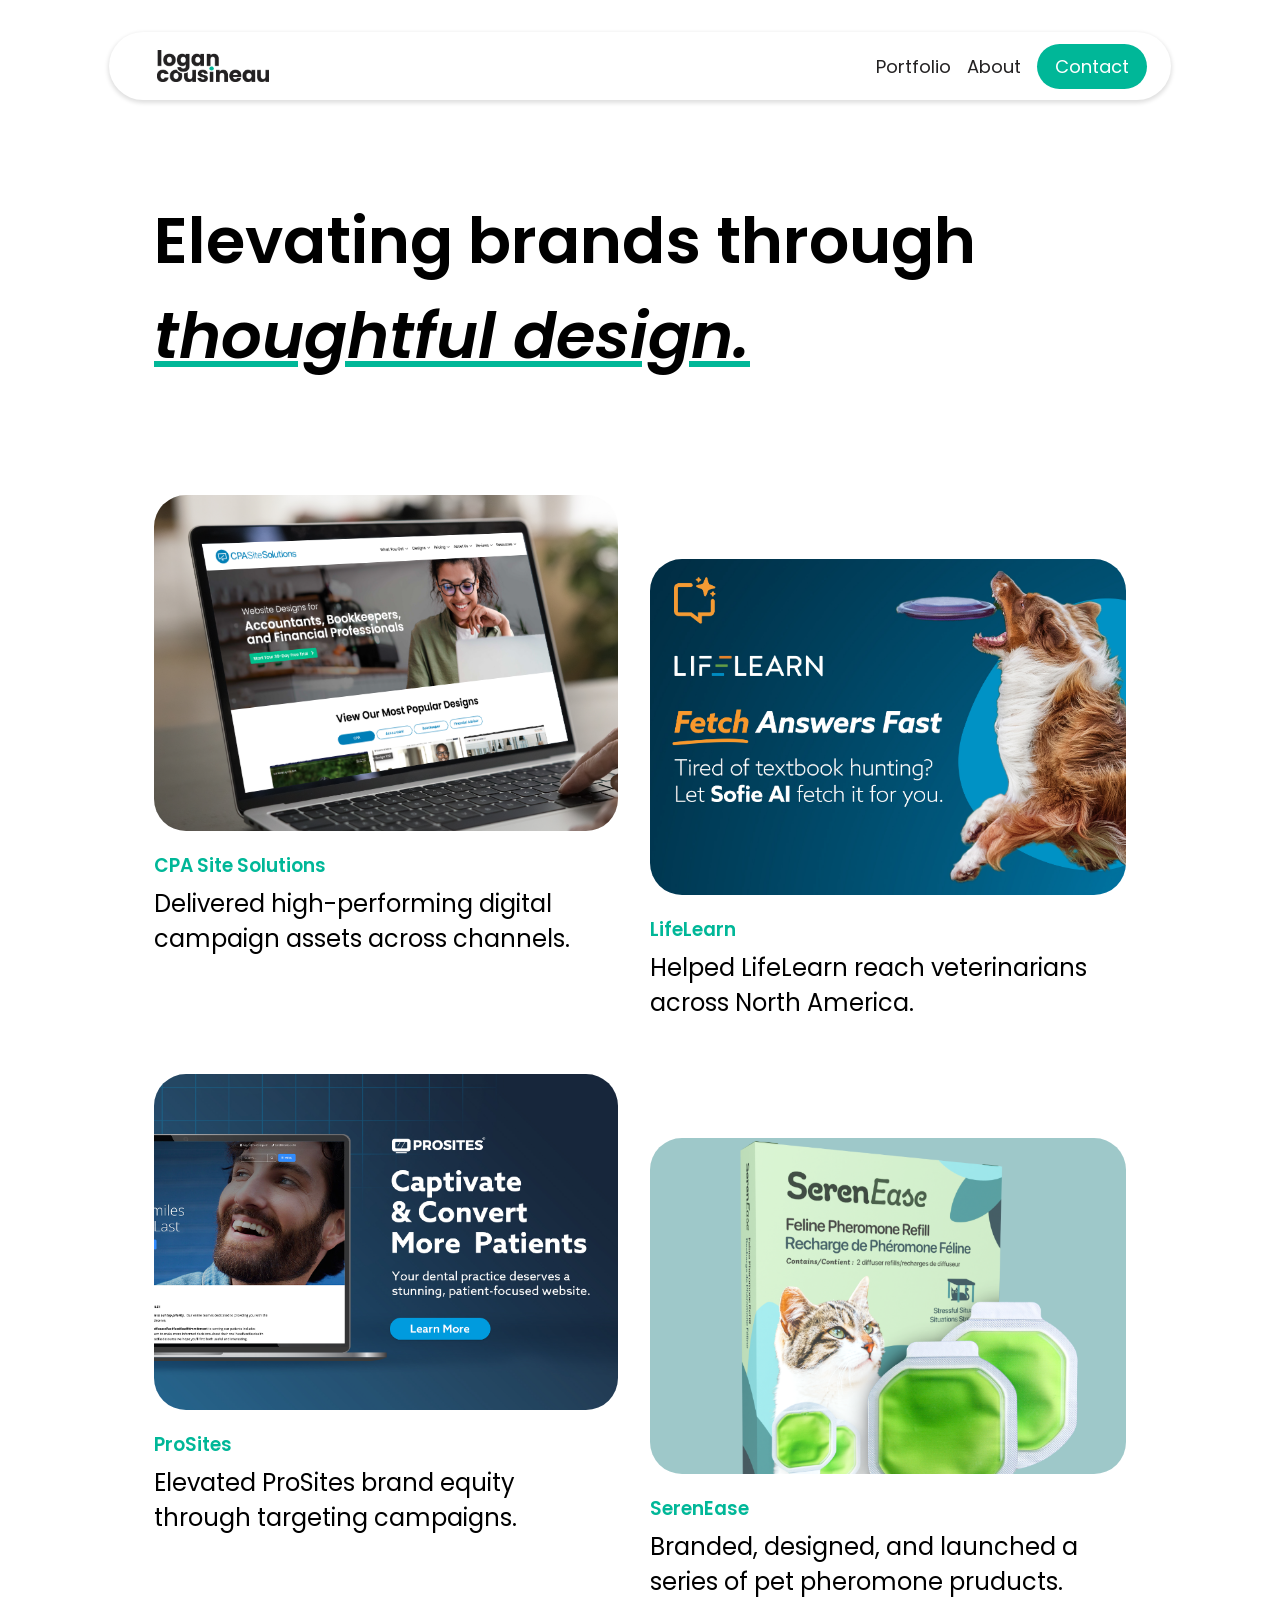
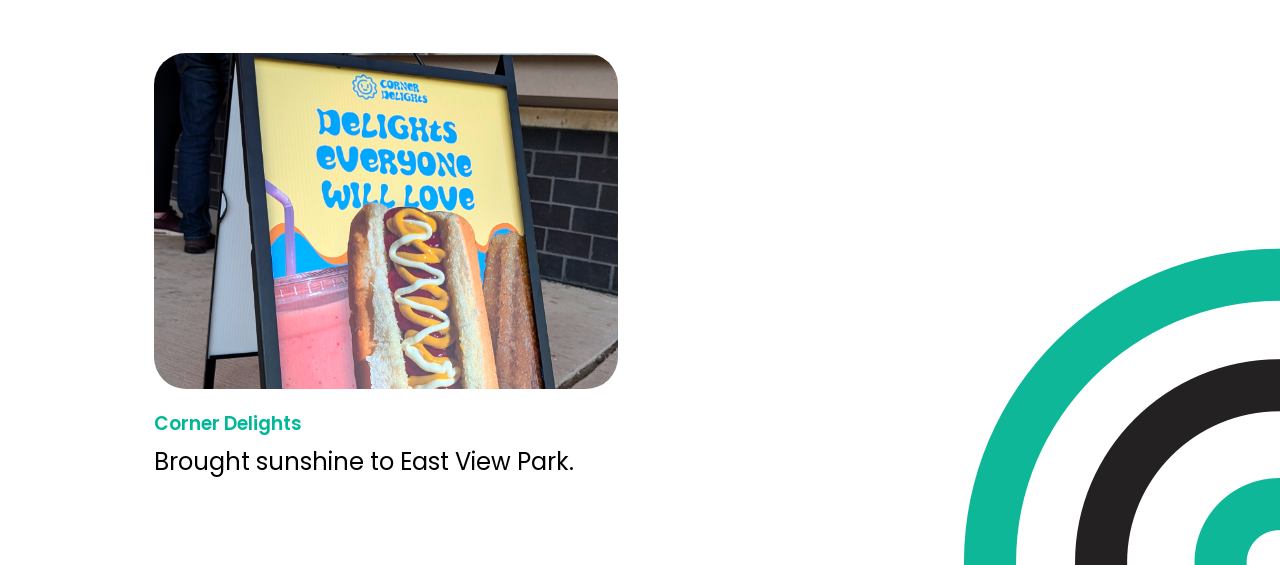
<file: index.html>
<html>
<head>
    <title>Logan Cousineau</title>
    <meta name="viewport" content="width=device-width, initial-scale=1.0" />
    
    <link rel="stylesheet" href="style.css">
    <link rel="icon" type="image/x-icon" href="images/fav.ico">
    <link href="https://fonts.googleapis.com/css2?family=Poppins:ital,wght@0,100;0,200;0,300;0,400;0,500;0,600;0,700;0,800;0,900;1,100;1,200;1,300;1,400;1,500;1,600;1,700;1,800;1,900&display=swap" rel="stylesheet">
</head>
<body>
    <div class="off-screen-menu">
        <ul>
            <li><a href="index.html">Portfolio</a></li>
            <li><a href="about.html">About</a></li>
            <li><a href="contact.html">Contact</a></li>
        </ul>
    </div>
    <div style="z-index:100;width:100vw;padding:32px;box-sizing: border-box; display: flex;position:fixed;display:flex;justify-content: center">
    <div class="header-container">
        <a href="index.html" style="width:100%;"><div id="logo"></div></a>
        <div id="navItems" style="display: flex; gap:16px;">
            <a href="index.html" class="navBar">Portfolio</a>
            <a href="about.html" class="navBar">About</a>
            <a href="contact.html" class="navBar cta" style="color:white">Contact</a>
        </div>
        <nav>
            <div class="ham-menu">
                <span></span>
                <span></span>
                <span></span>
            </div>
        </nav>
    </div>
    </div>
    <div class="pageBody">
        <h1 id="title">Elevating brands through <i style="text-decoration: underline;text-decoration-color:#00B798;text-decoration-thickness:6px;">thoughtful design.</i> </h1>
        <div class="projectGrid">
            <a href="cpass.html">
            <div class="projectCard">
                <div class="projectCardHero" id="CPASS">
                </div>
            <h3>CPA Site Solutions</h3>
            <h2>Delivered high-performing digital campaign assets across channels.</h2>
            </div></a>
            <a href="lifelearn.html">
            <div class="projectCard extraMargin">
                <div class="projectCardHero" id="LifeLearn"></div>
            <h3>LifeLearn</h3>
            <h2>Helped LifeLearn reach veterinarians across North America.</h2>
            </div>
            </a>
            <a href="prosites.html">
            <div class="projectCard">
                <div class="projectCardHero" id="ProSites">
                </div>
            <h3>ProSites</h3>
            <h2>Elevated ProSites brand equity through targeting campaigns.</h2>
            </div></a>
            <a href="serenease.html">
            <div class="projectCard extraMargin">
                <div class="projectCardHero" id="SerenEase">
                </div>
            <h3>SerenEase</h3>
            <h2>Branded, designed, and launched a series of pet pheromone pruducts.</h2>
            </div></a>
            <a href="cornerdelights.html">
            <div class="projectCard">
                <div class="projectCardHero" id="CornerDelights">
                </div>
            <h3>Corner Delights</h3>
            <h2>Brought sunshine to East View Park.</h2>
            </div></a>
            <!--
            <a href="waddupdog.html">
            <div class="projectCard extraMargin">
                <div class="projectCardHero" id="WaddupDog">
                </div>
            <h3>Waddup Dog • Student Project</h3>
            <h2>A bold and fun fast food chain.</h2>
            </div></a>
            <a href="hillsons.html">
            <div class="projectCard">
                <div class="projectCardHero" id="HillSons">
                </div>
            <h3>Hill & Sons Brewing Co. • Student Project</h3>
            <h2>A bold and fun fast food chain.</h2>
            </div></a>
            
            <a href="taski.html">
            <div class="projectCard">
                <div class="projectCardHero" id="Taski">
                </div>
            <h3>Taski</h3>
            <h2>Designed an app to help kids with their daily tasks.</h2>
            </div></a>-->
        </div>
        
    </div>
    <script src="code.js" type="text/javascript"></script>
</body>
</html>
</file>
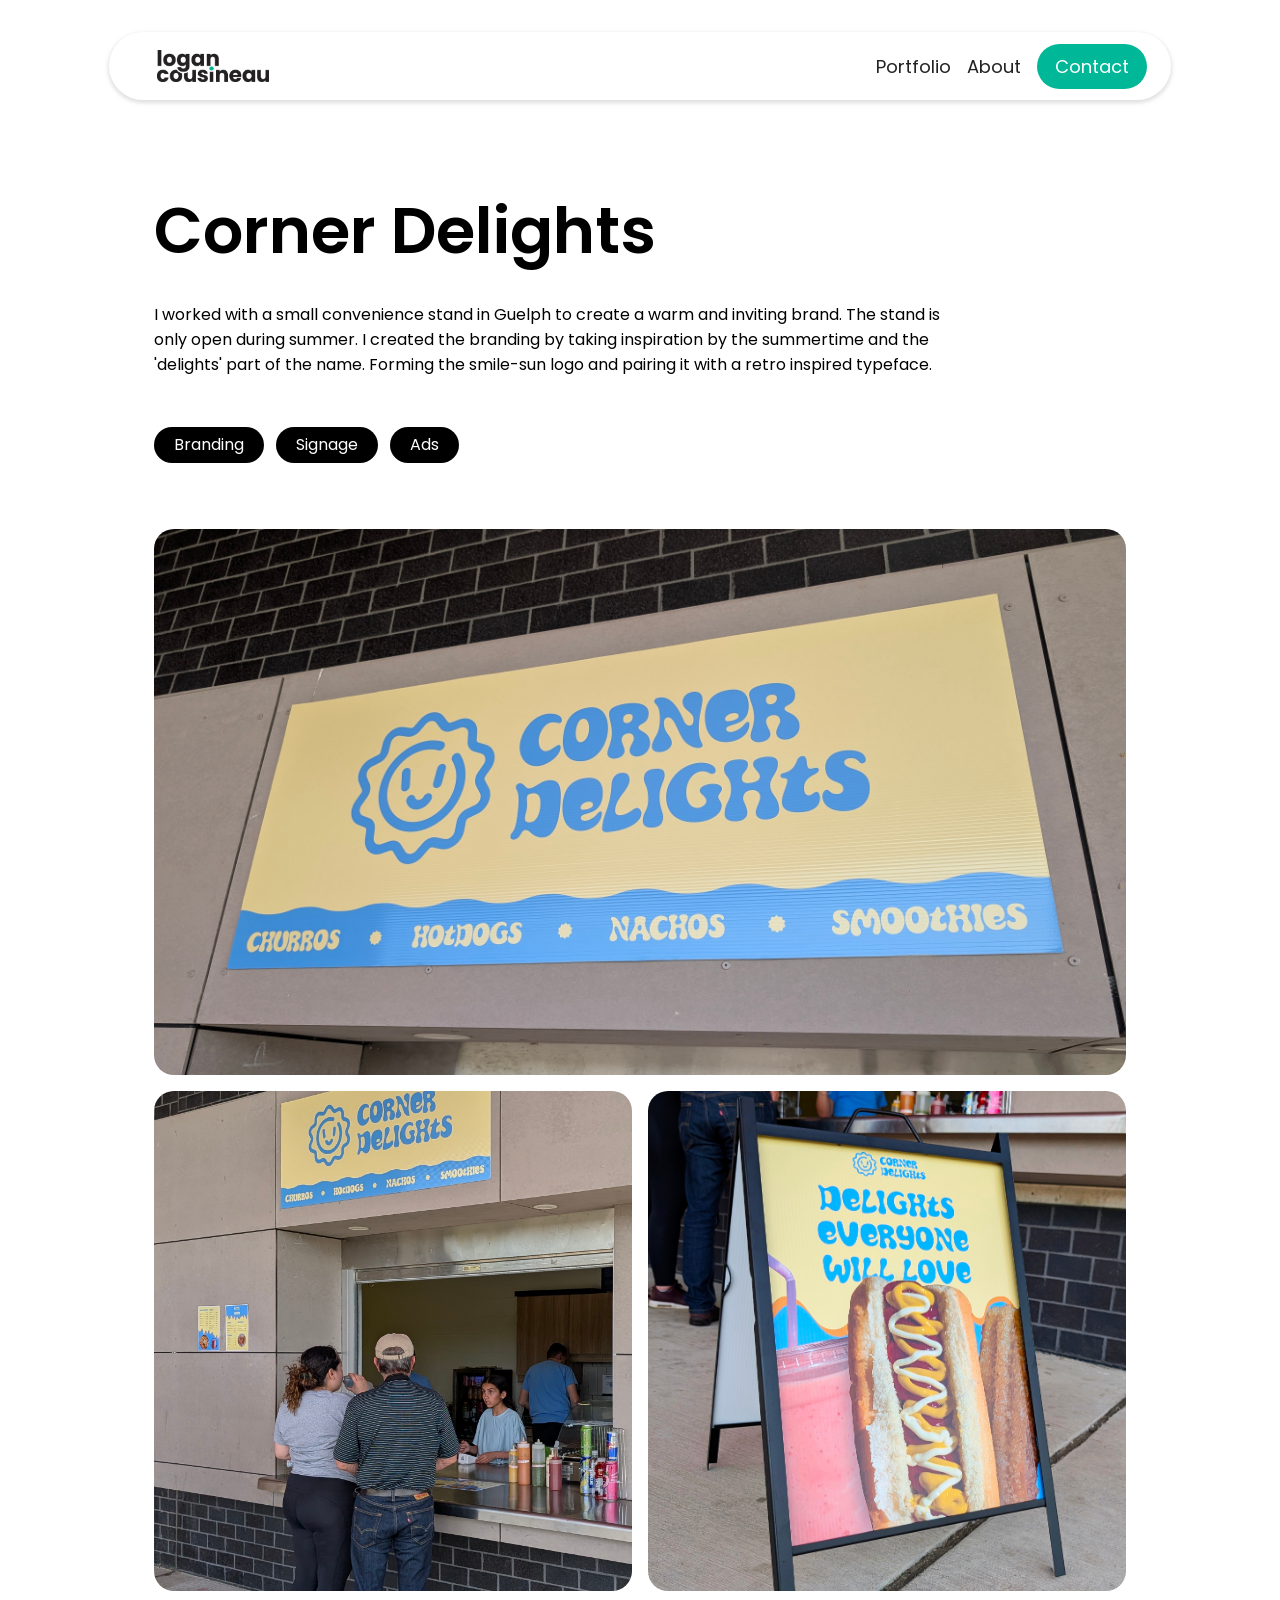
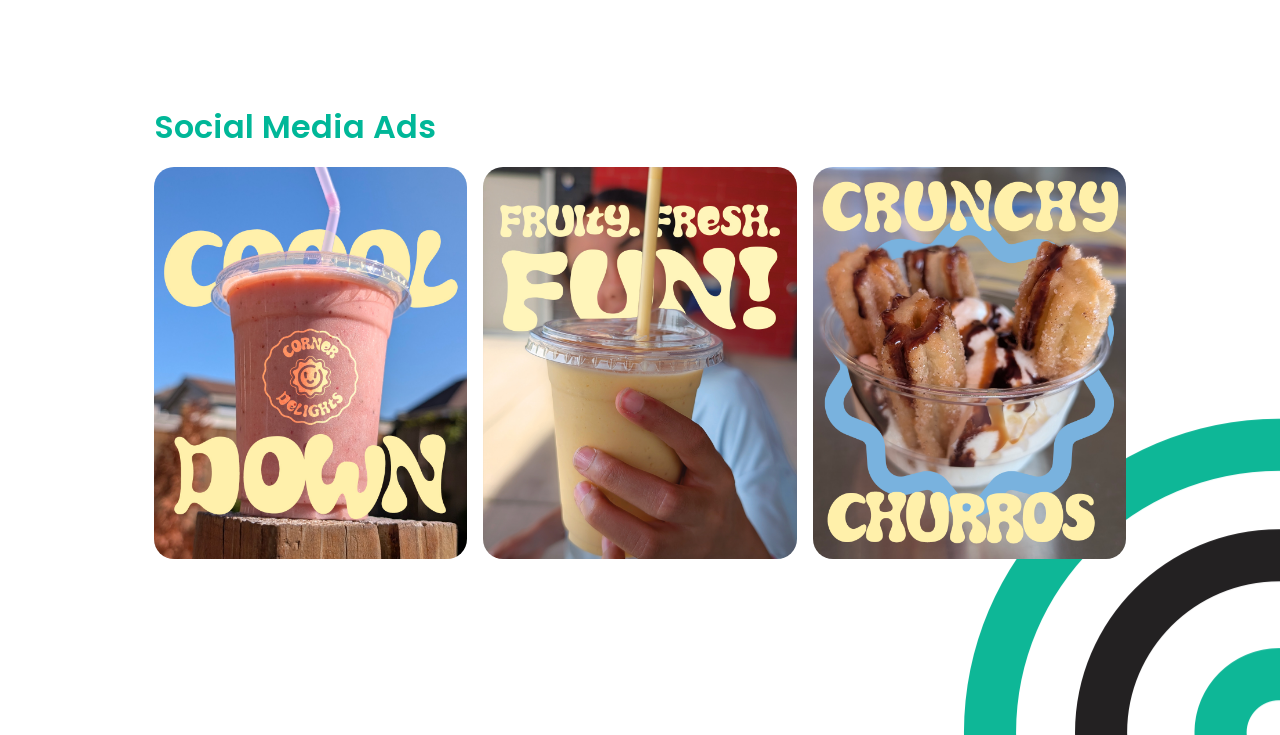
<file: cornerdelights.html>
<html>
<head>
    <title>Logan Cousineau - Corner Delights</title>
    <meta name="viewport" content="width=device-width, initial-scale=1.0" />
    <link rel="stylesheet" href="style.css">
    <link rel="icon" type="image/x-icon" href="images/fav.ico">
    <link href="https://fonts.googleapis.com/css2?family=Poppins:ital,wght@0,100;0,200;0,300;0,400;0,500;0,600;0,700;0,800;0,900;1,100;1,200;1,300;1,400;1,500;1,600;1,700;1,800;1,900&display=swap" rel="stylesheet">
</head>
<body>
    <div class="off-screen-menu">
        <ul>
            <li><a href="index.html">Portfolio</a></li>
            <li><a href="about.html">About</a></li>
            <li><a href="contact.html">Contact</a></li>
        </ul>
    </div>
    <div style="z-index:100;width:100vw;padding:32px;box-sizing: border-box; display: flex;position:fixed;display:flex;justify-content: center">
    <div class="header-container">
        <a href="index.html" style="width:100%;"><div id="logo"></div></a>
        <div id="navItems" style="display: flex; gap:16px;">
            <a href="index.html" class="navBar">Portfolio</a>
            <a href="about.html" class="navBar">About</a>
            <a href="contact.html" class="navBar cta" style="color:white">Contact</a>
        </div>
        <nav>
            <div class="ham-menu">
                <span></span>
                <span></span>
                <span></span>
            </div>
        </nav>
    </div>
    </div>
    <div class="pageBody">
        <h1 class="pageTitle" style="padding-bottom: 0px;">Corner Delights</h1>
        <p class="mw800" style="padding-bottom:32px;">I worked with a small convenience stand in Guelph to create a warm and inviting brand. The stand is only open during summer. I created the branding by taking inspiration by the summertime and the 'delights' part of the name. Forming the smile-sun logo and pairing it with a retro inspired typeface.</p>
    
        <div class="chipContainer">
                    <p>Branding</p>
                    <p>Signage</p>
                    <p>Ads</p>
                </div>
        
        <img src="images/CornerDelights/cornerdelights_main_sign.jpg" style="width:100%;border-radius:20px;margin-top:64px;">
        <div class="grid2 mobile1" style="margin-top:16px;gap:16px;">
            <div style="width:100%;height:500px;background-size: cover;background-position: left;background-repeat: no-repeat;background-image: url(images/CornerDelights/cornerdelights_zoomout.jpg);border-radius: 20px"></div>
            <div style="width:100%;height:500px;background-size: cover;background-position: center;background-repeat: no-repeat;background-image: url(images/CornerDelights/cornerdelights_sign.jpg);border-radius: 20px"></div>
        </div>
        
        <h4>Social Media Ads</h4>
        <div class="grid3 mobile1">
            <img src="images/CornerDelights/CoolDown.jpg" style="border-radius: 20px">
            <img src="images/CornerDelights/CornerDelights-Insta-Smoothies.jpg" style="border-radius: 20px">
            <img src="images/CornerDelights/ChurroIceCream.png" style="border-radius: 20px">
        </div>
     
    </div>
    <script src="code.js" type="text/javascript"></script>
</body>
</html>
</file>
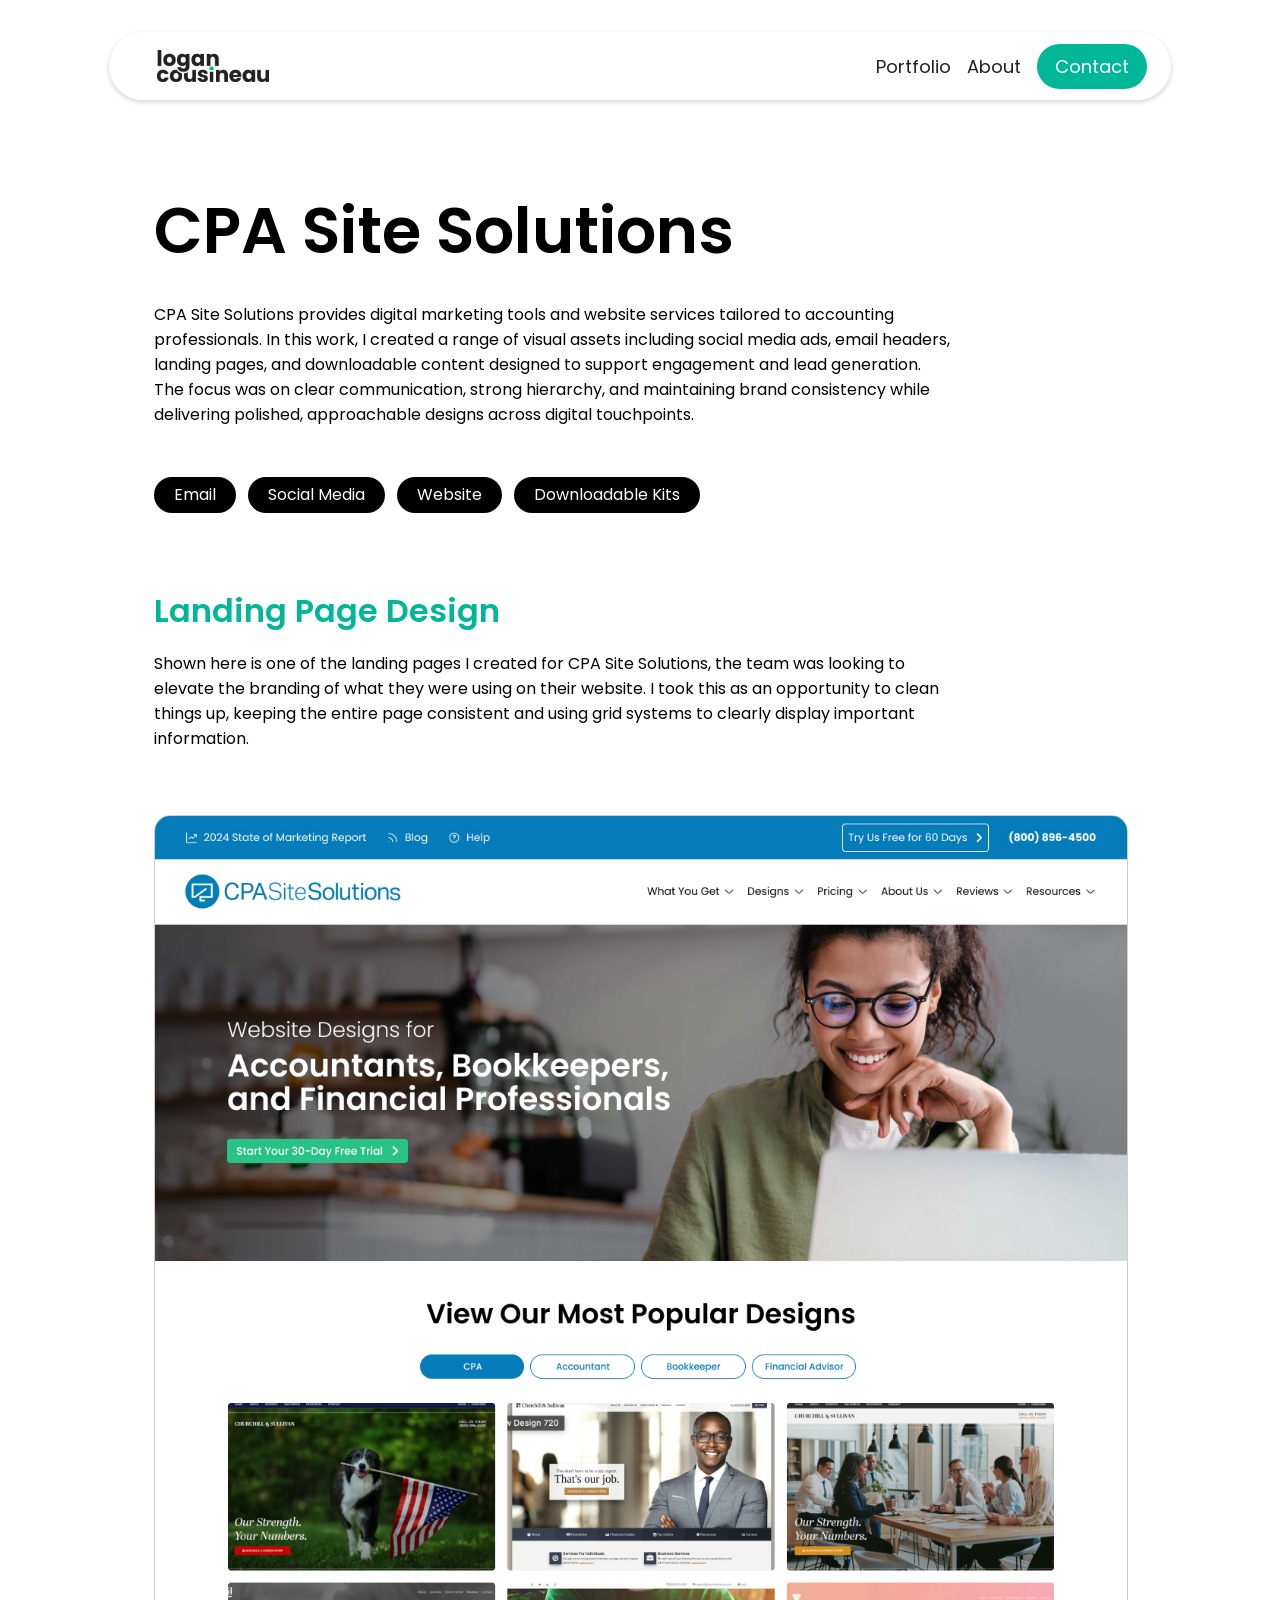
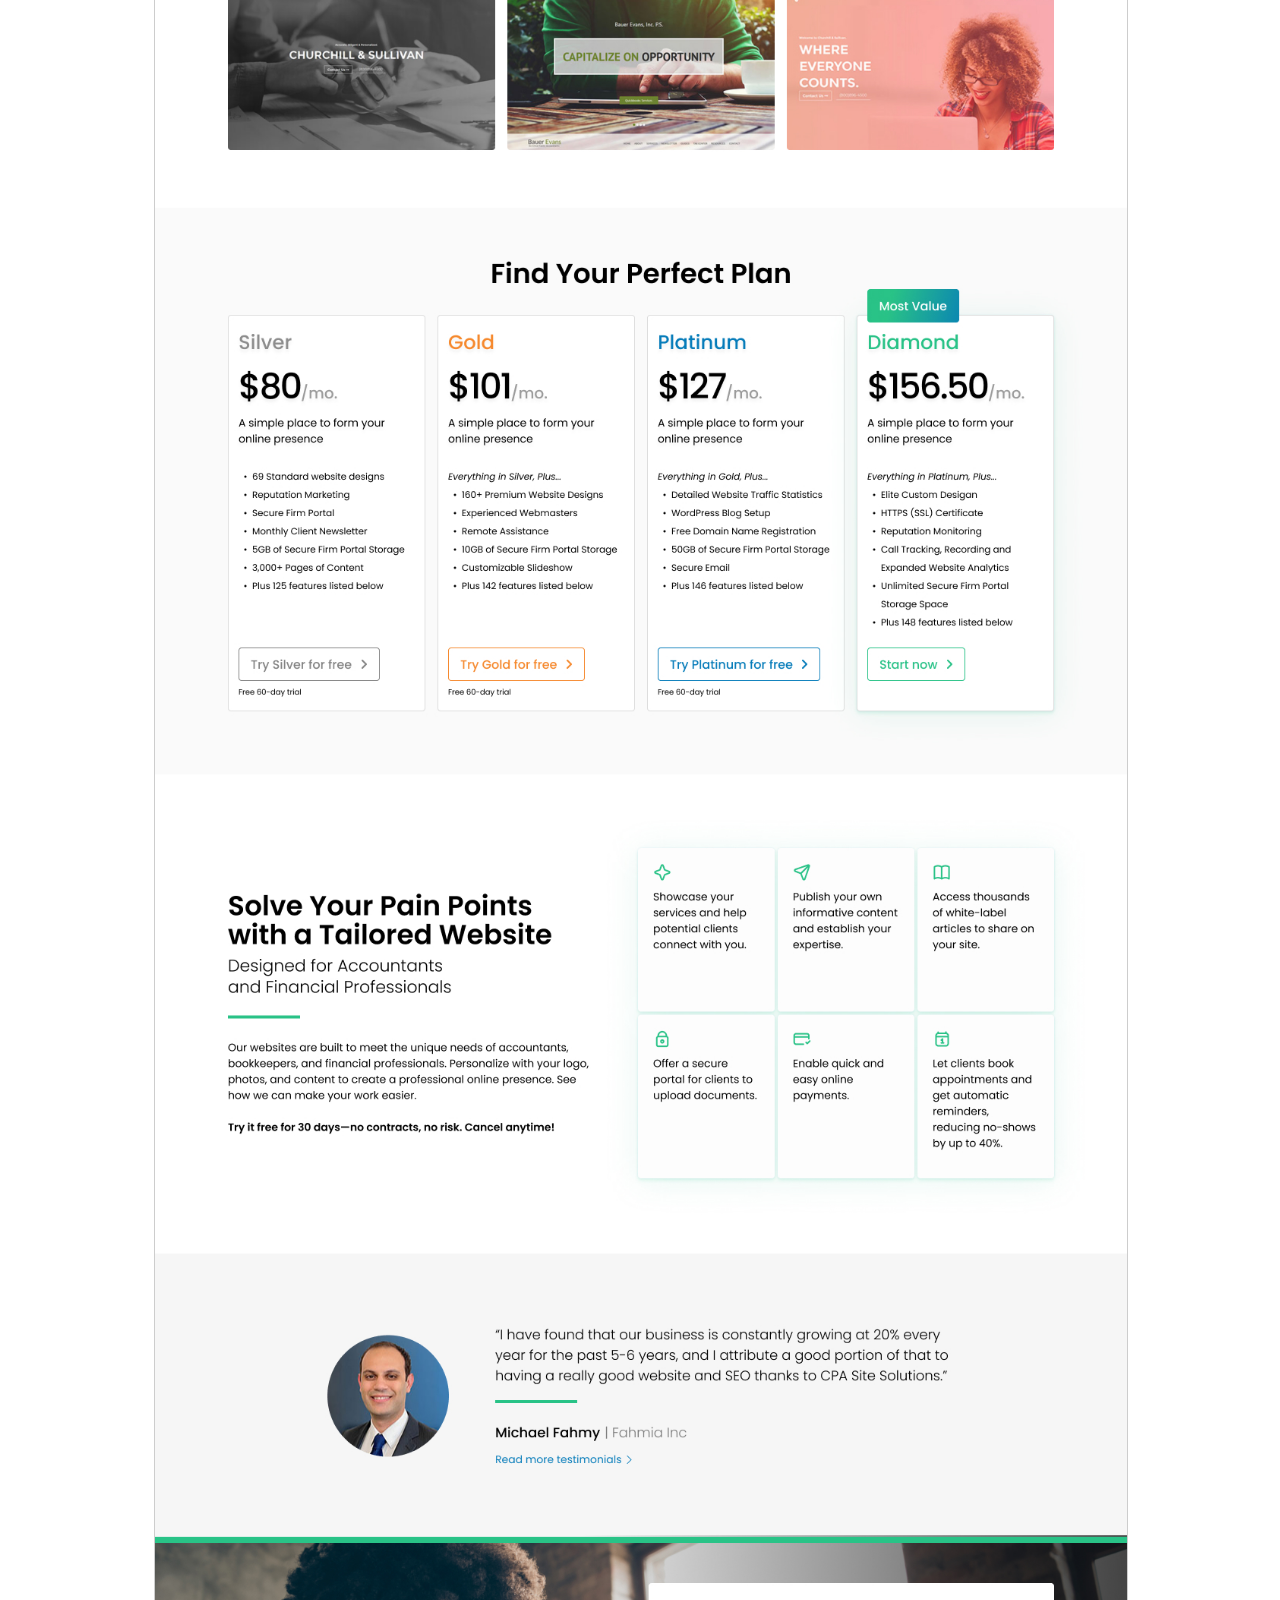
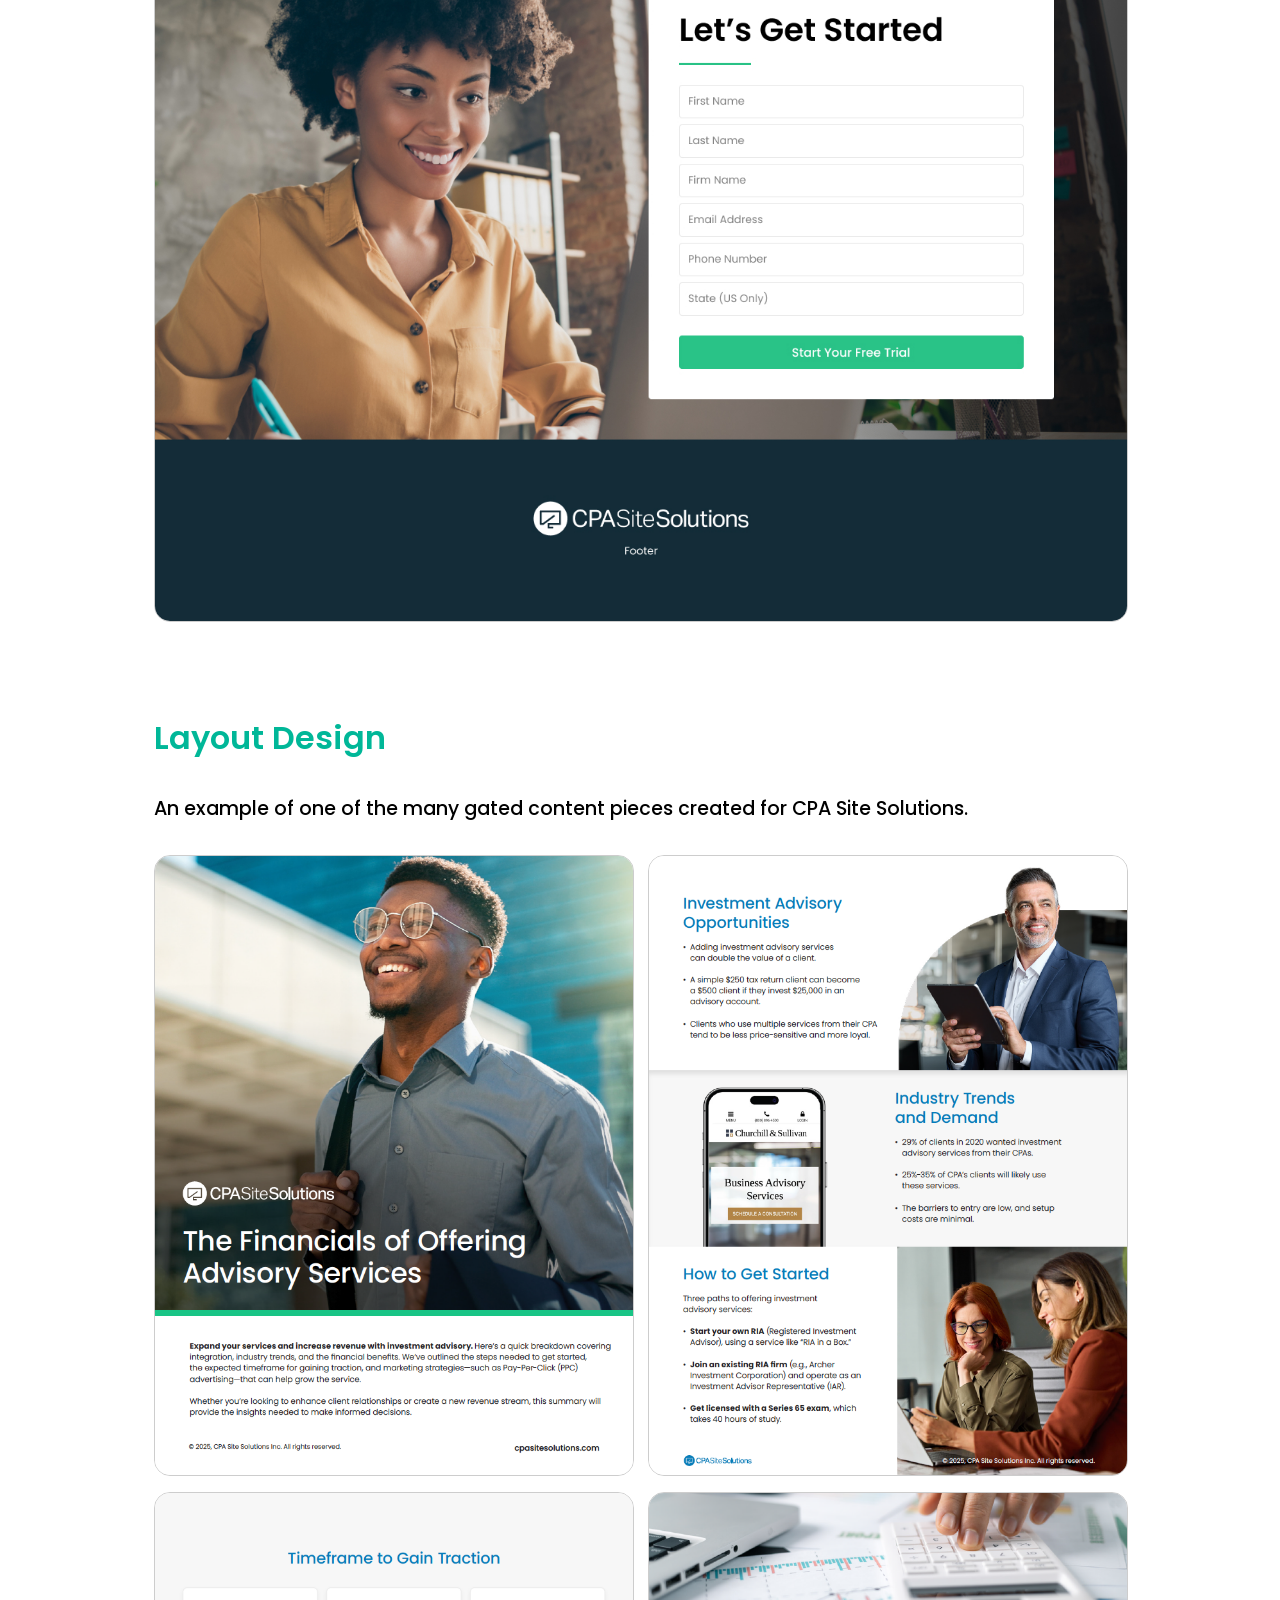
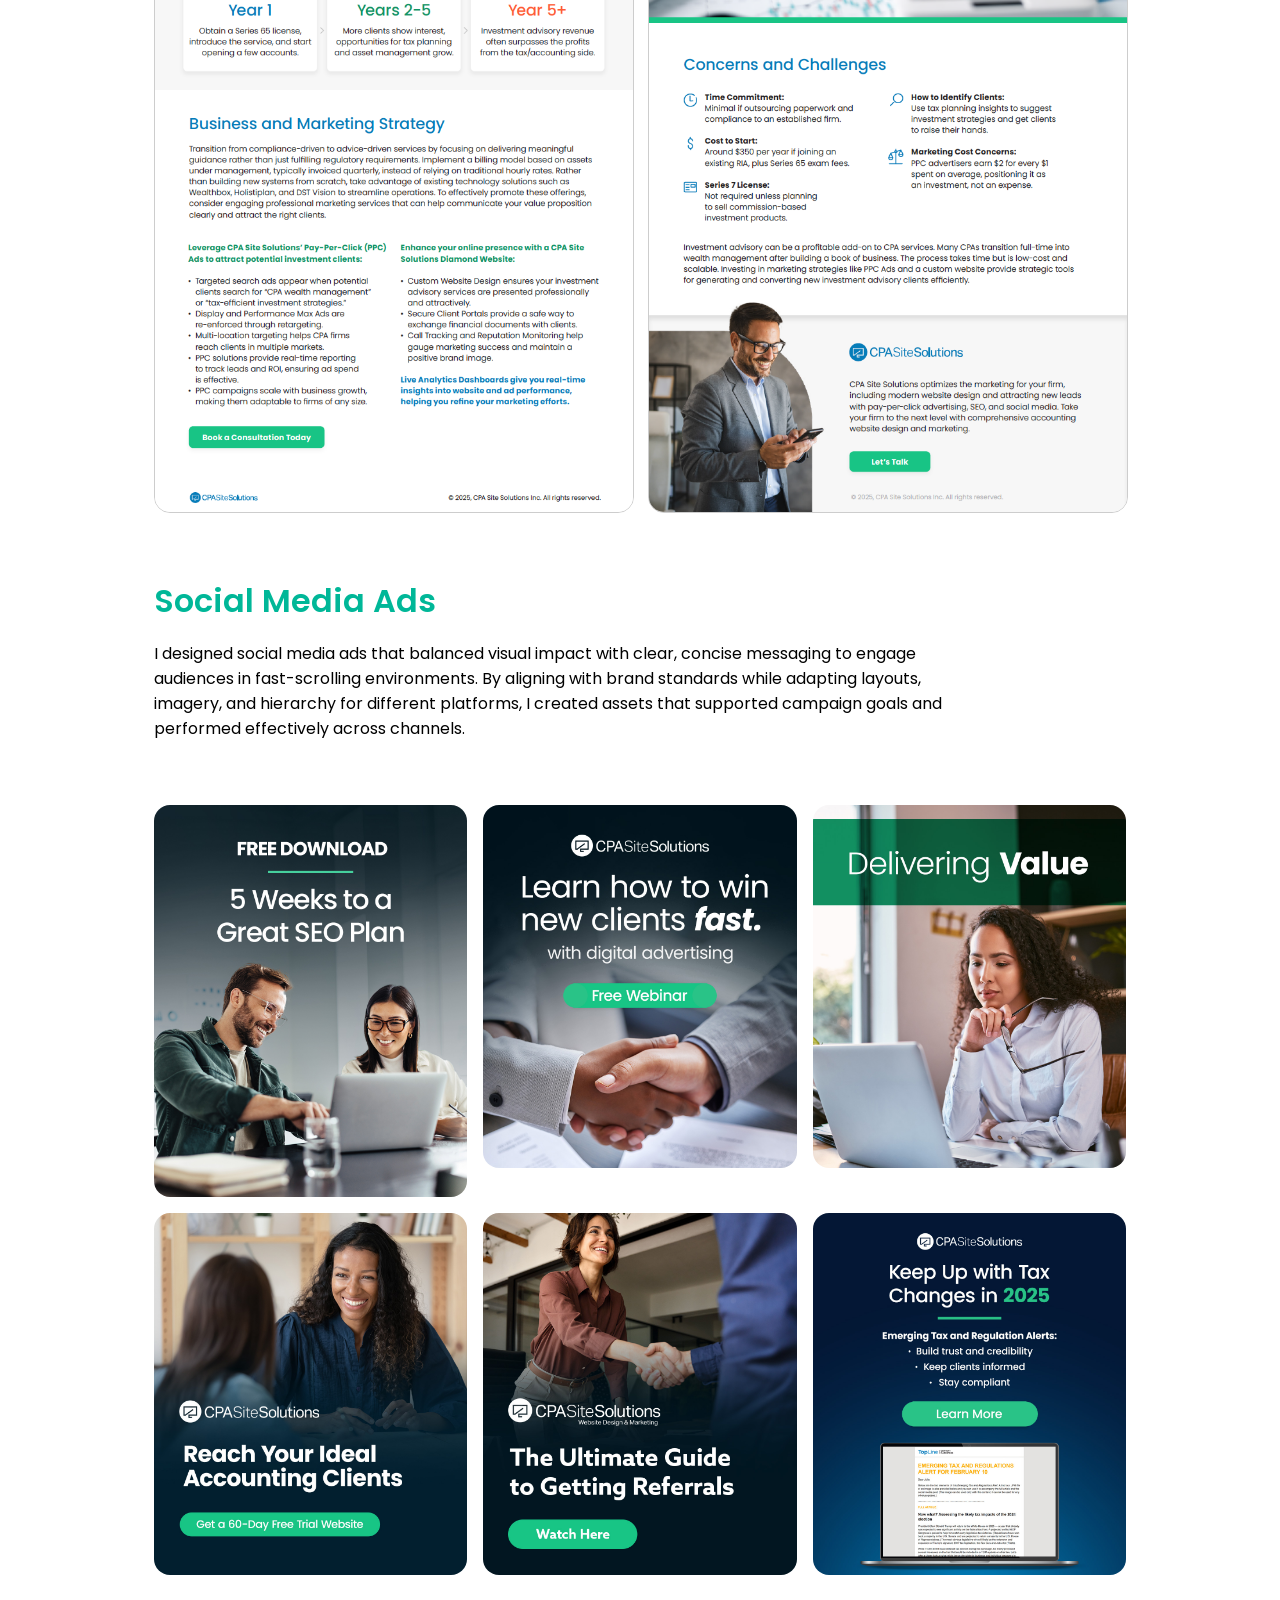
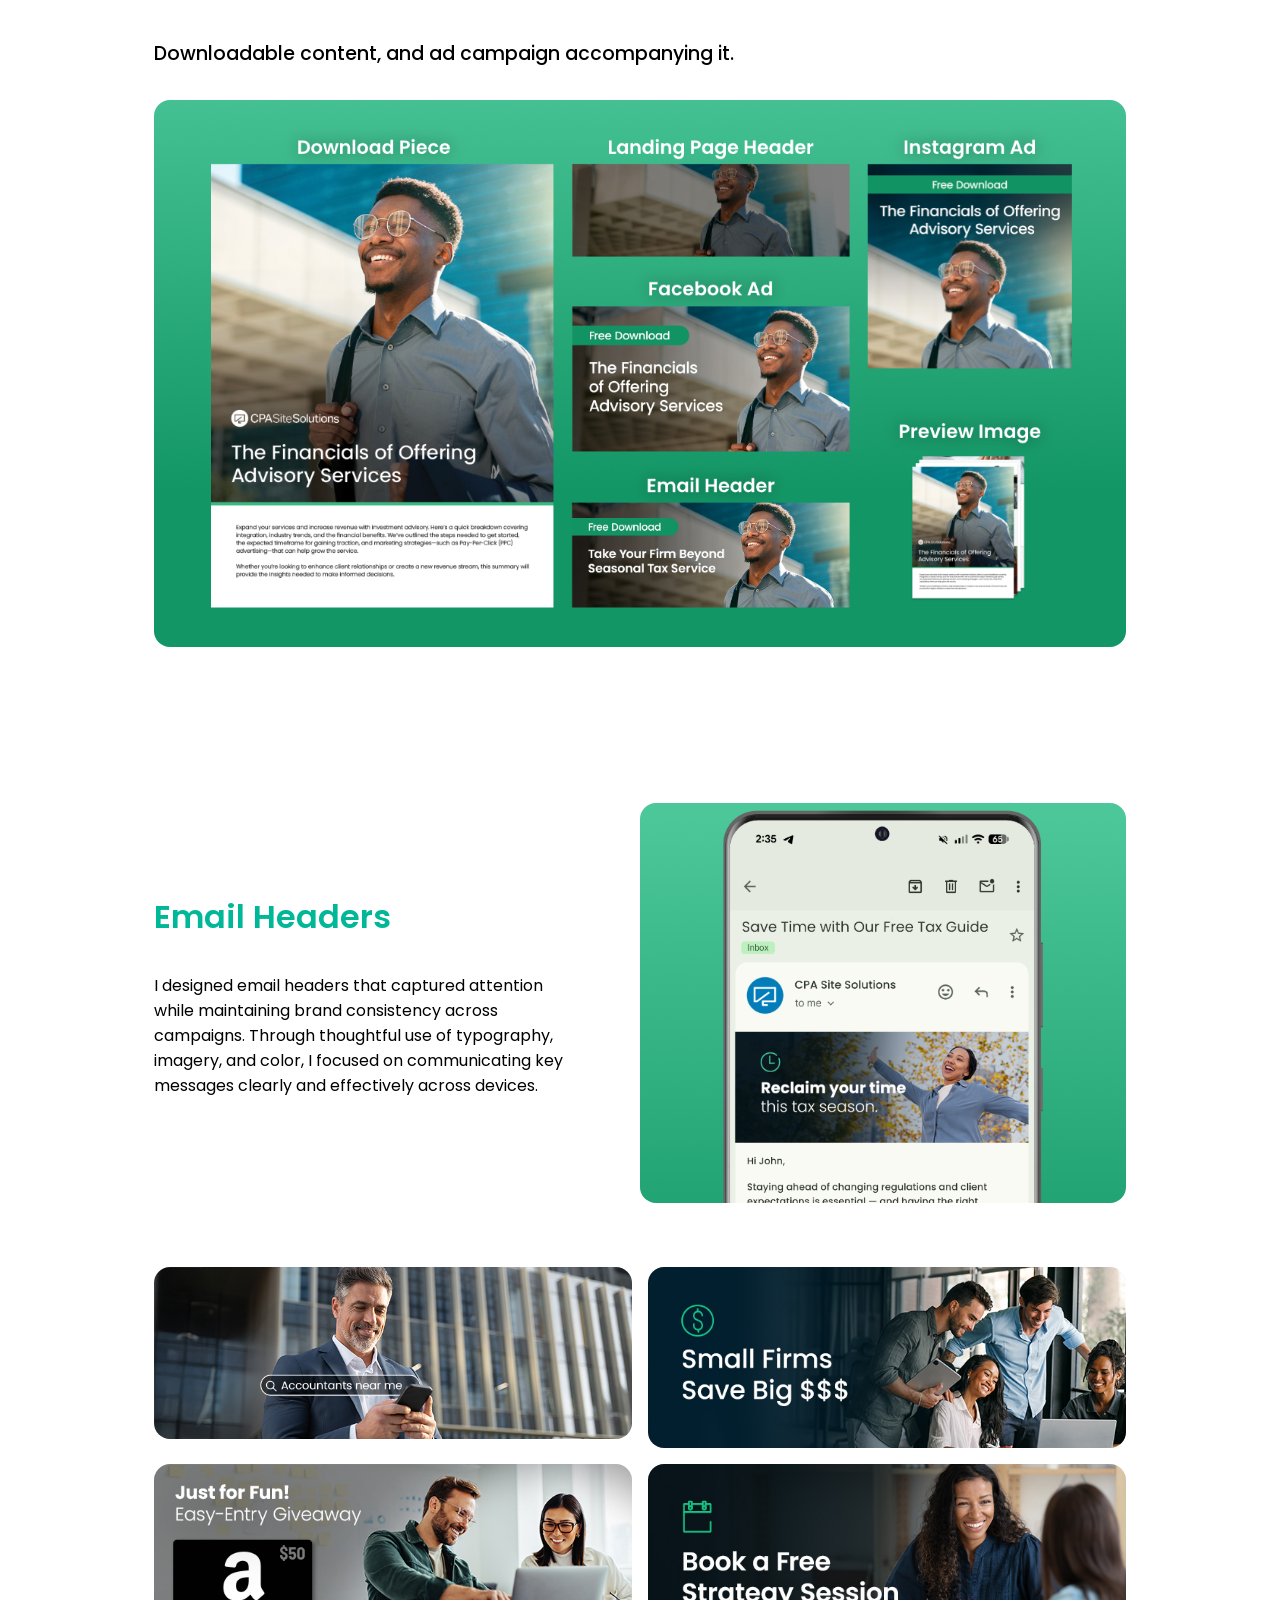
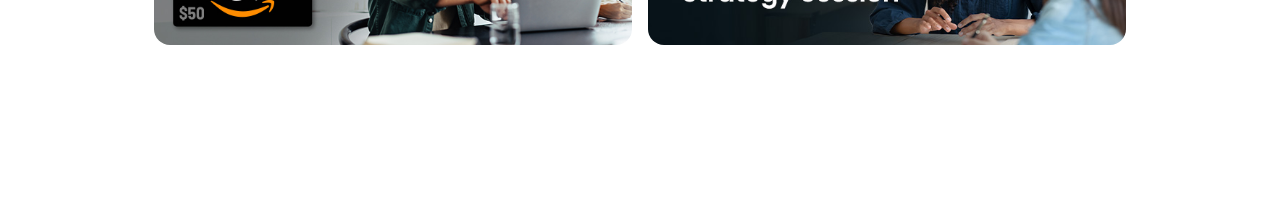
<file: cpass.html>
<html>
<head>
    <title>Logan Cousineau - CPA Site Solutions</title>
    <meta name="viewport" content="width=device-width, initial-scale=1.0" />
    <link rel="stylesheet" href="style.css">
    <link rel="icon" type="image/x-icon" href="images/fav.ico">
    <link href="https://fonts.googleapis.com/css2?family=Poppins:ital,wght@0,100;0,200;0,300;0,400;0,500;0,600;0,700;0,800;0,900;1,100;1,200;1,300;1,400;1,500;1,600;1,700;1,800;1,900&display=swap" rel="stylesheet">
</head>
<body style="background-image: url()">
    <div class="off-screen-menu">
        <ul>
            <li><a href="index.html">Portfolio</a></li>
            <li><a href="about.html">About</a></li>
            <li><a href="contact.html">Contact</a></li>
        </ul>
    </div>
    <div style="z-index:100;width:100vw;padding:32px;box-sizing: border-box; display: flex;position:fixed;display:flex;justify-content: center">
    <div class="header-container">
        <a href="index.html" style="width:100%;"><div id="logo"></div></a>
        <div id="navItems" style="display: flex; gap:16px;">
            <a href="index.html" class="navBar">Portfolio</a>
            <a href="about.html" class="navBar">About</a>
            <a href="contact.html" class="navBar cta" style="color:white">Contact</a>
        </div>
        <nav>
            <div class="ham-menu">
                <span></span>
                <span></span>
                <span></span>
            </div>
        </nav>
    </div>
    </div>
    <div class="pageBody">
        <h1 class="pageTitle" style="padding-bottom: 0px;">CPA Site Solutions</h1>
        <p class="mw800" style="padding-bottom:32px;">CPA Site Solutions provides digital marketing tools and website services tailored to accounting professionals. In this work, I created a range of visual assets including social media ads, email headers, landing pages, and downloadable content designed to support engagement and lead generation. The focus was on clear communication, strong hierarchy, and maintaining brand consistency while delivering polished, approachable designs across digital touchpoints.</p>
        
        <div class="chipContainer">
                    <p>Email</p>
                    <p>Social Media</p>
                    <p>Website</p>
                    <p>Downloadable Kits</p>
                </div>
     
        
         <h4 style="margin-top:72px">Landing Page Design</h4>
        <p class="mw800" style="margin-bottom:64px;">Shown here is one of the landing pages I created for CPA Site Solutions, the team was looking to elevate the branding of what they were using on their website. I took this as an opportunity to clean things up, keeping the entire page consistent and using grid systems to clearly display important information.</p>
        <div class="imgBorder">
        <img src="images/CPASS/pages/cpass-lp.jpg" style="width:100%;border-radius: 16px;margin-bottom: 92px"></div>
        <h4>Layout Design</h4>
        <h5>An example of one of the many gated content pieces created for CPA Site Solutions.</h5>
        <div class="grid2 imgBorder" style="margin-top:32px;margin-bottom:64px;">
            <img src="images/CPASS/layout/cpass-layout1.png">
            <img src="images/CPASS/layout/cpass-layout2.png">
            <img src="images/CPASS/layout/cpass-layout3.png">
            <img src="images/CPASS/layout/cpass-layout4.png">
        </div>
        <h4>Social Media Ads</h4>
            <p class="mw800" style="padding-bottom:32px">I designed social media ads that balanced visual impact with clear, concise messaging to engage audiences in fast-scrolling environments. By aligning with brand standards while adapting layouts, imagery, and hierarchy for different platforms, I created assets that supported campaign goals and performed effectively across channels.</p>
        <div class="grid3" style="margin-top:32px;margin-bottom:64px;">
            <img src="images/CPASS/ads/cpass-ad1.jpg">
            <img src="images/CPASS/ads/cpass-ad2.jpg">
            <img src="images/CPASS/ads/cpass-ad3.jpg">
            <img src="images/CPASS/ads/cpass-ad4.jpg">
            <img src="images/CPASS/ads/cpass-ad5.jpg">
            <img src="images/CPASS/ads/cpass-ad6.jpg">
        </div>
        <h5>Downloadable content, and ad campaign accompanying it.</h5>
        <img src="images/CPASS/ads/CPASS-Download-Kit-Display.png" style="width:100%;border-radius: 16px;margin-bottom: 92px">
        <div class="section">
            <div class="centered" style="width:100%;">
                <h4>Email Headers</h4>
                <p>I designed email headers that captured attention while maintaining brand consistency across campaigns. Through thoughtful use of typography, imagery, and color, I focused on communicating key messages clearly and effectively across devices.
</p>
            </div>
            <div style="width:100%; height: 400px;background:grey; background-image: url(images/CPASS/emails/emailMockup.png); background-size: cover;background-position: center;background-repeat: no-repeat;border-radius: 16px;">
            </div>
        </div>
        <div class="grid2">
            <img src="images/CPASS/emails/cpass-email1.jpg">
            <img src="images/CPASS/emails/cpass-email2.jpg">
            <img src="images/CPASS/emails/cpass-email3.jpg">
            <img src="images/CPASS/emails/cpass-email4.jpg">
        </div>
        
    </div>
    <script src="code.js" type="text/javascript"></script>
</body>
</html>
</file>
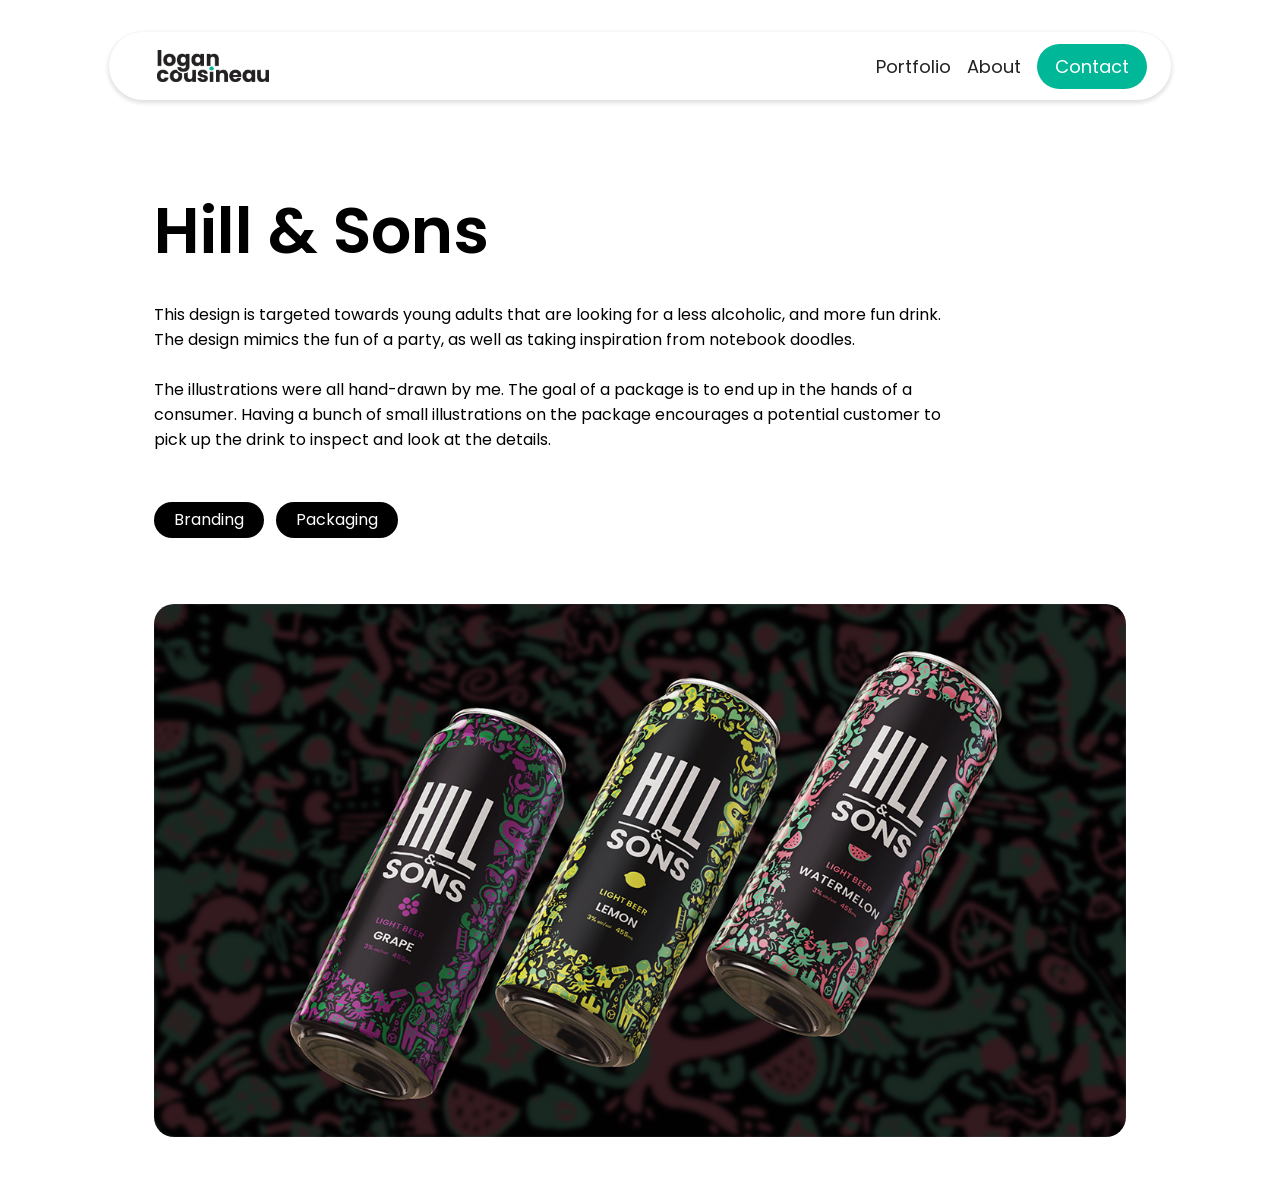
<file: hillsons.html>
<html>
<head>
    <title>Logan Cousineau - Hill & Sons</title>
    <meta name="viewport" content="width=device-width, initial-scale=1.0" />
    <link rel="stylesheet" href="style.css">
    <link rel="icon" type="image/x-icon" href="images/fav.ico">
    <link href="https://fonts.googleapis.com/css2?family=Poppins:ital,wght@0,100;0,200;0,300;0,400;0,500;0,600;0,700;0,800;0,900;1,100;1,200;1,300;1,400;1,500;1,600;1,700;1,800;1,900&display=swap" rel="stylesheet">
</head>
<body style="background-image: url()">
    <div class="off-screen-menu">
        <ul>
            <li><a href="index.html">Portfolio</a></li>
            <li><a href="about.html">About</a></li>
            <li><a href="contact.html">Contact</a></li>
        </ul>
    </div>
    <div style="z-index:100;width:100vw;padding:32px;box-sizing: border-box; display: flex;position:fixed;display:flex;justify-content: center">
    <div class="header-container">
        <a href="index.html" style="width:100%;"><div id="logo"></div></a>
        <div id="navItems" style="display: flex; gap:16px;">
            <a href="index.html" class="navBar">Portfolio</a>
            <a href="about.html" class="navBar">About</a>
            <a href="contact.html" class="navBar cta" style="color:white">Contact</a>
        </div>
        <nav>
            <div class="ham-menu">
                <span></span>
                <span></span>
                <span></span>
            </div>
        </nav>
    </div>
    </div>
    <div class="pageBody">
        <h1 class="pageTitle" style="padding-bottom: 0px;">Hill & Sons</h1>
        <p class="mw800" style="padding-bottom:32px;">This design is targeted towards young adults that are looking for a less alcoholic, and more fun drink. The design mimics the fun of a party, as well as taking inspiration from notebook doodles. <br><br>The illustrations were all hand-drawn by me. The goal of a package is to end up in the hands of a consumer. Having a bunch of small illustrations on the package encourages a potential customer to pick up the drink to inspect and look at the details.</p>
    
        <div class="chipContainer">
                    <p>Branding</p>
                    <p>Packaging</p>
                </div>
        
        <img src="images/HillSons/logan_cousineau_beer.png" style="width:100%;border-radius:20px;margin-top:64px;">

     
    </div>
    <script src="code.js" type="text/javascript"></script>
</body>
</html>
</file>
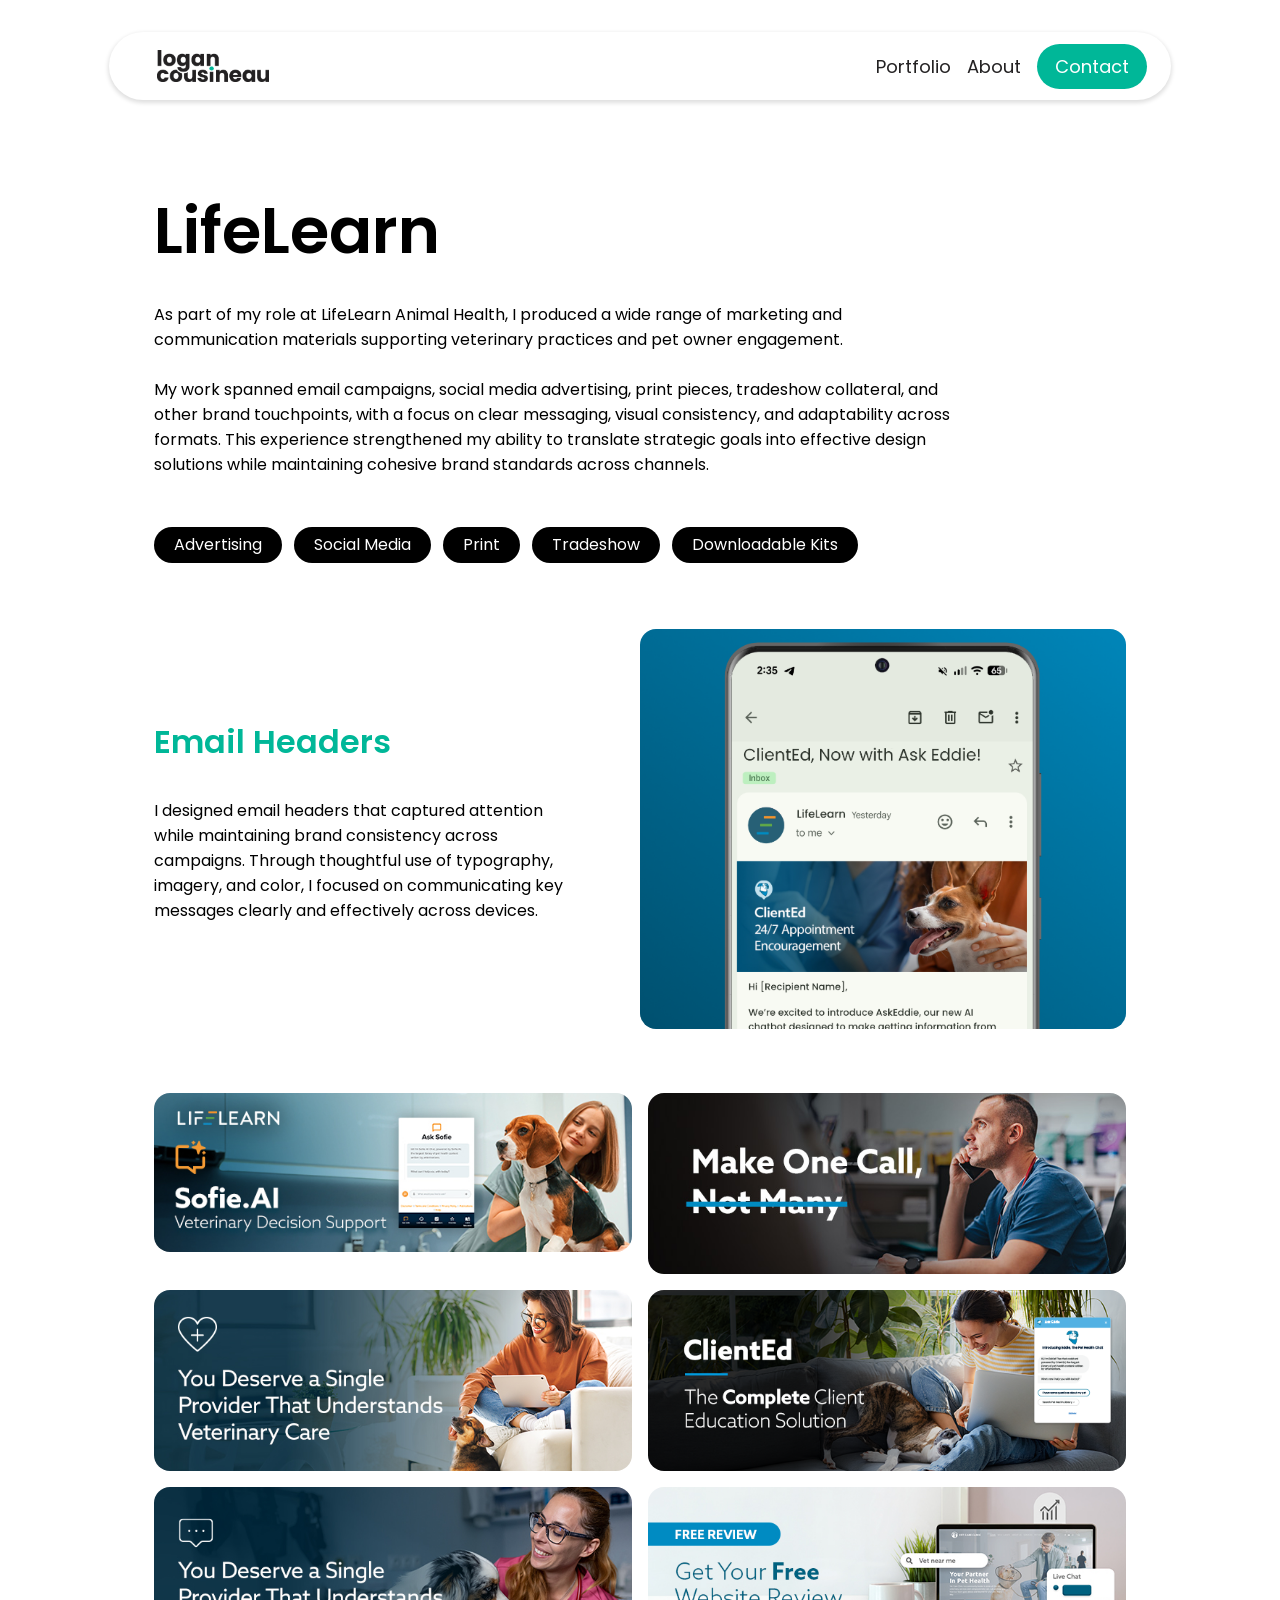
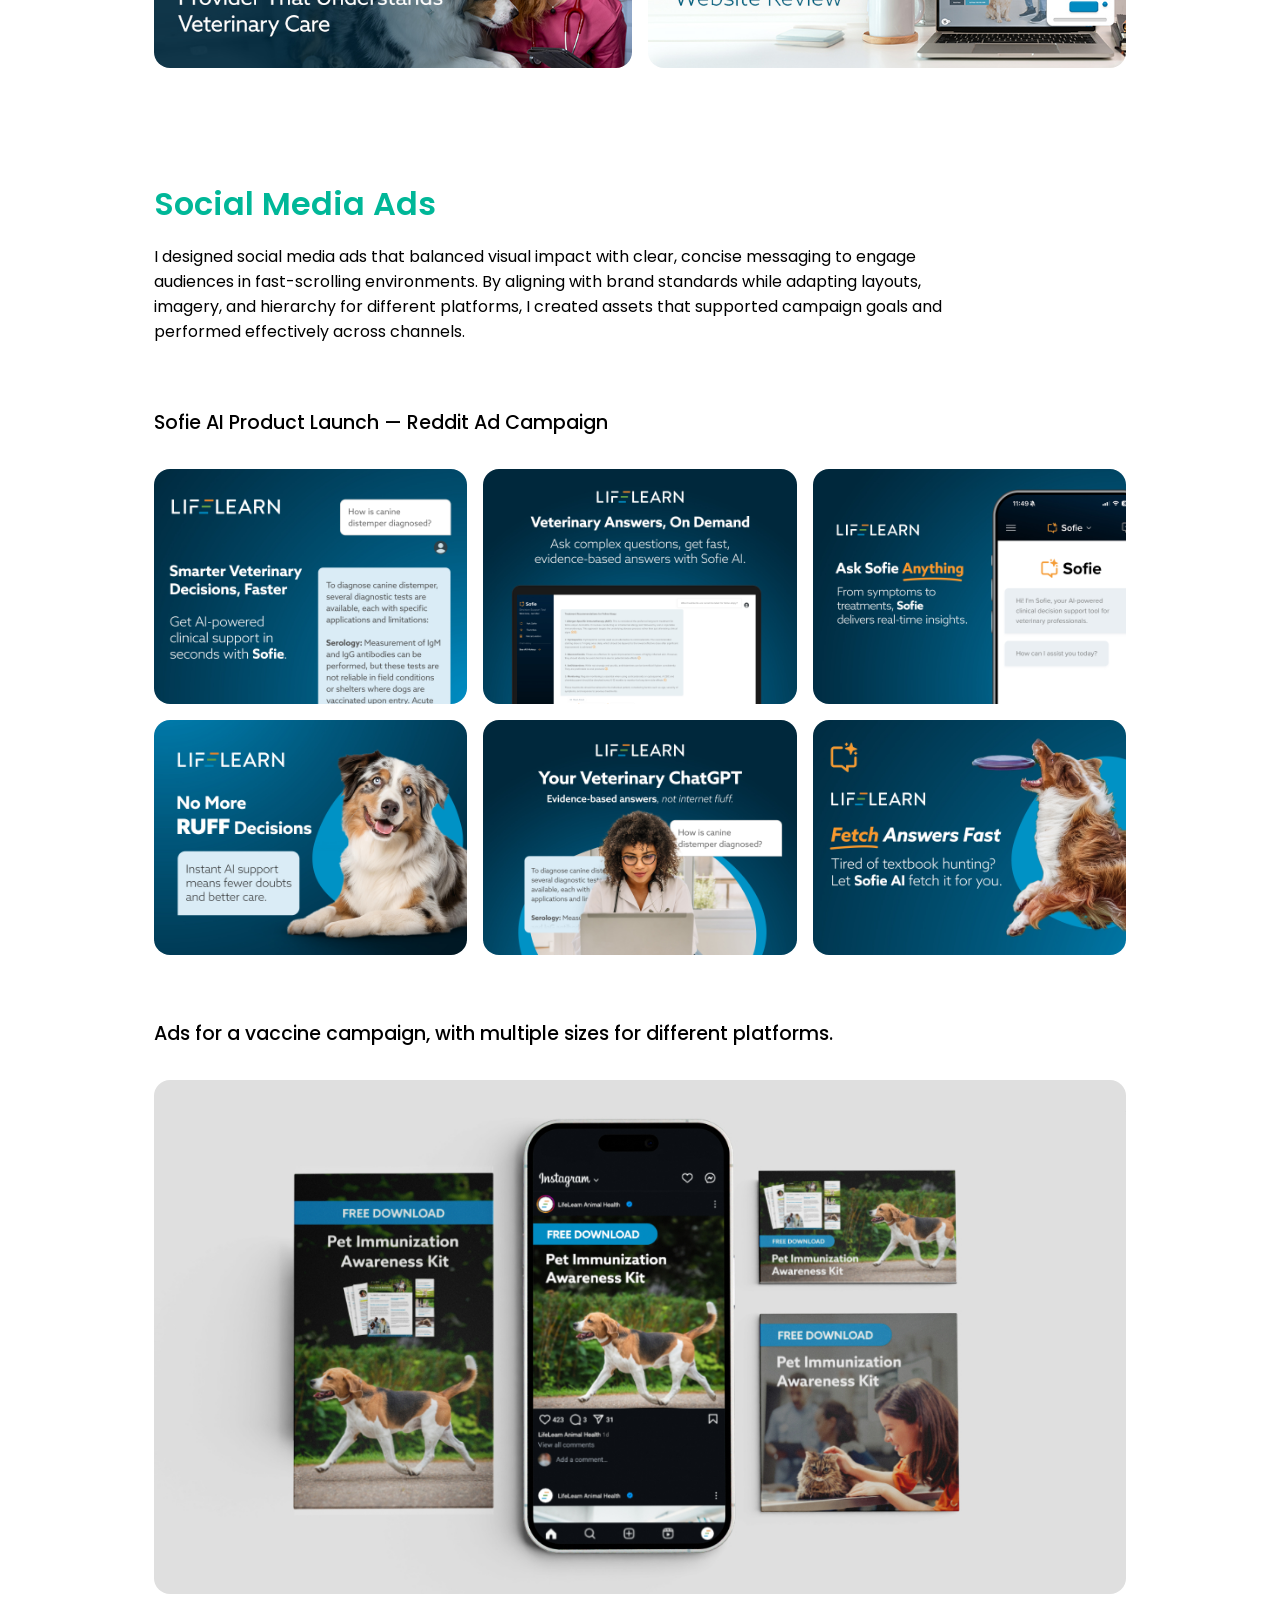
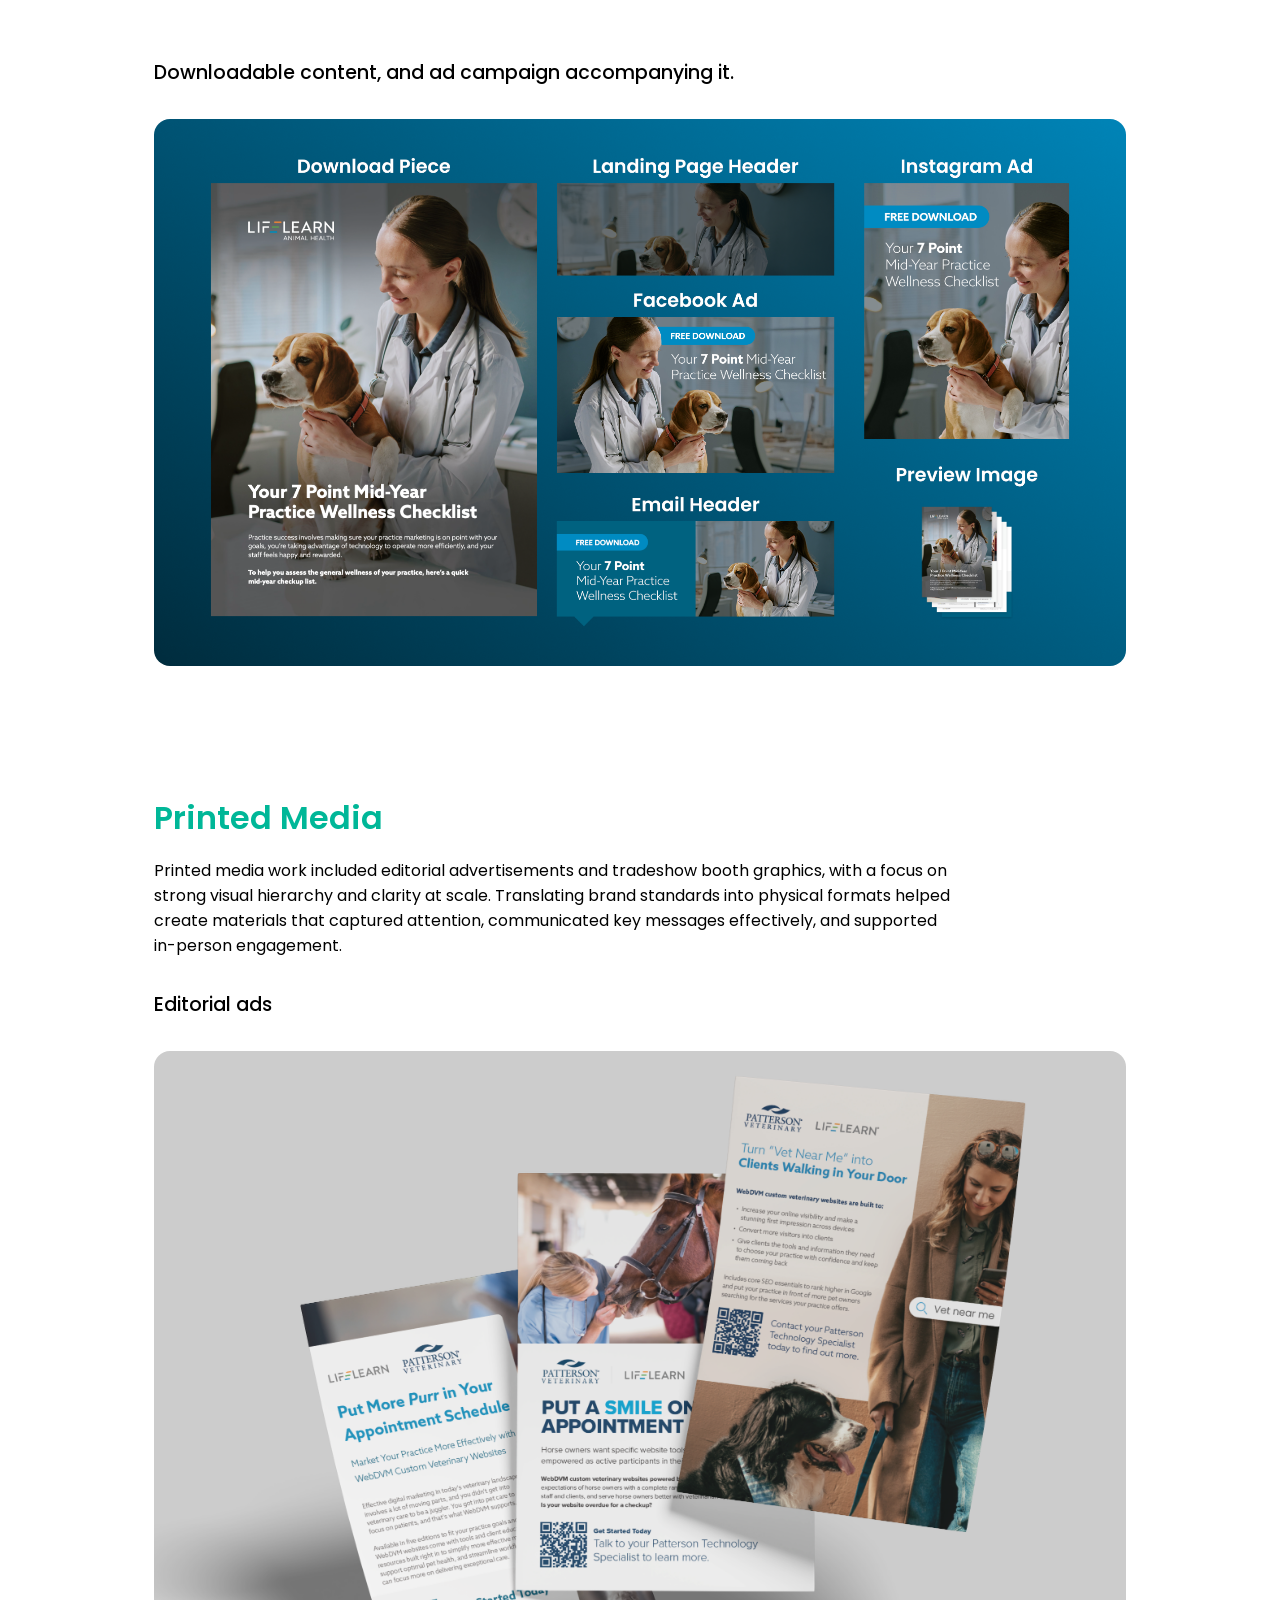
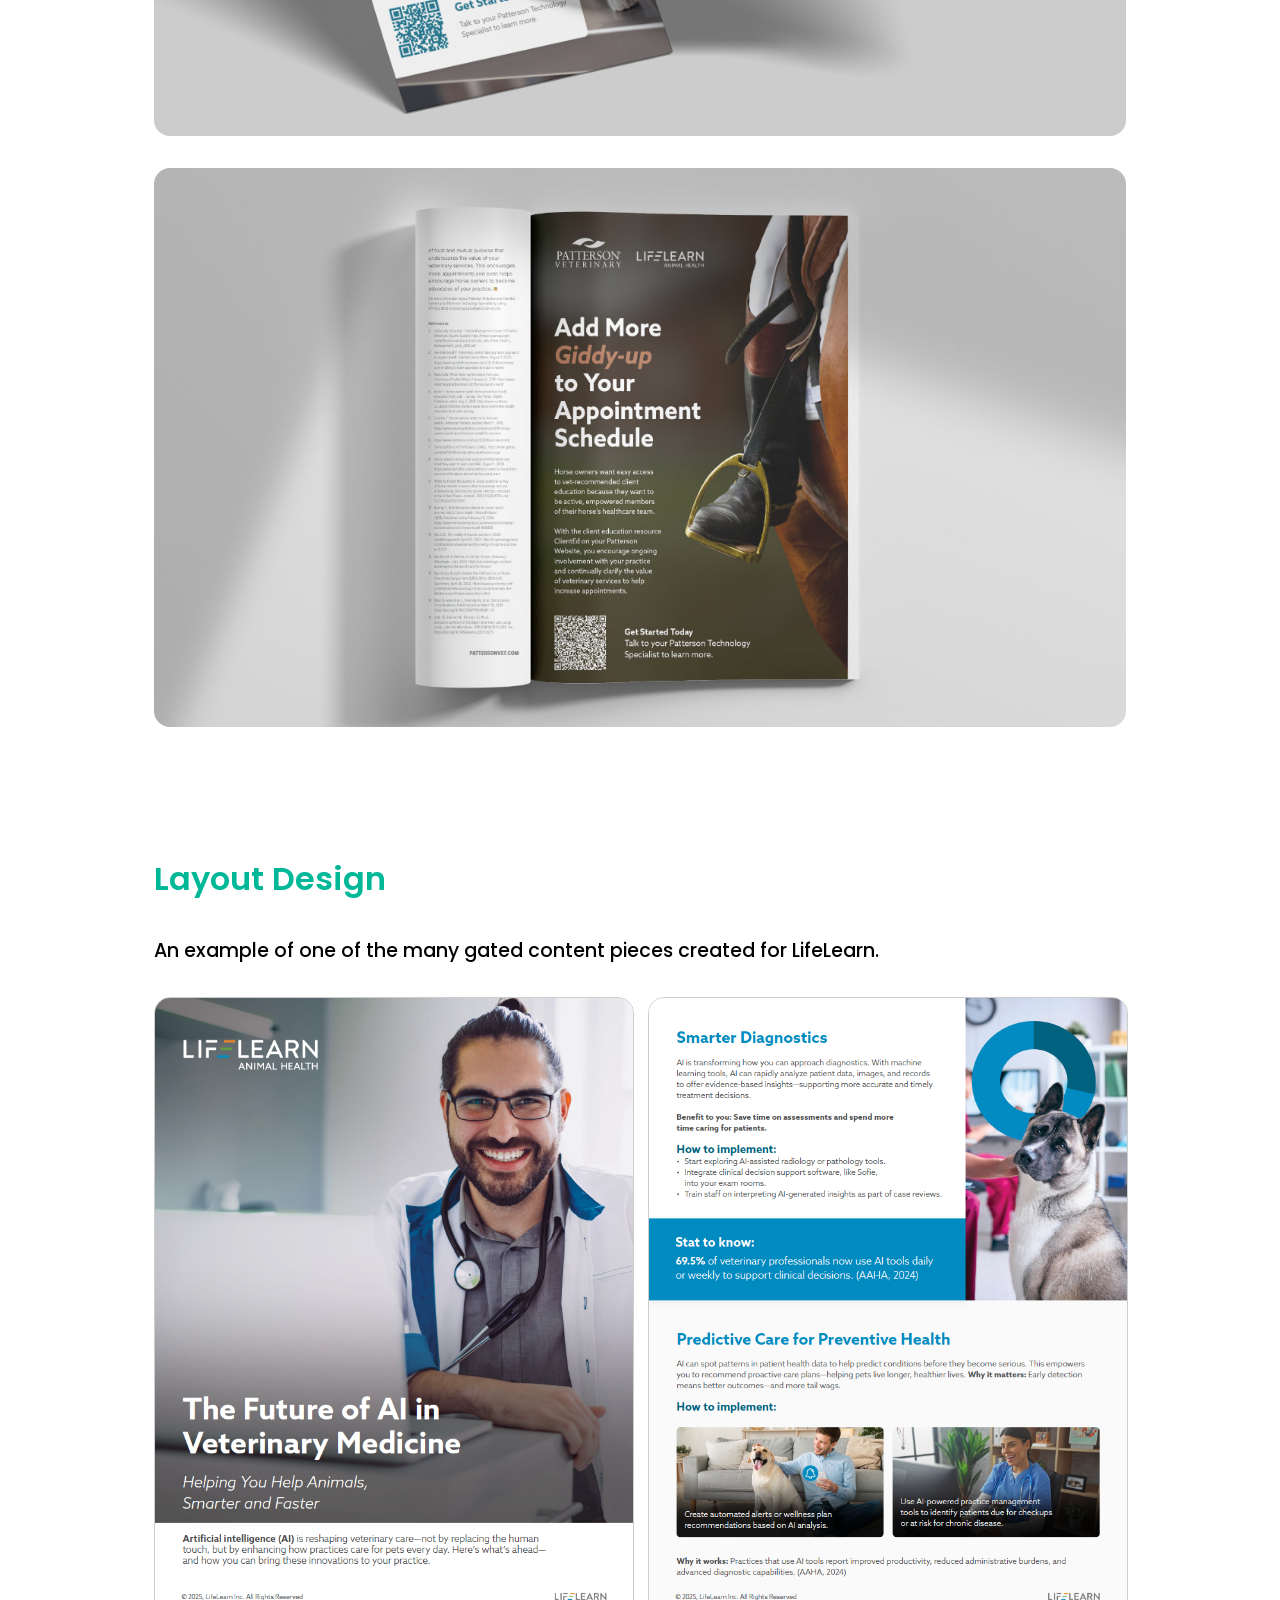
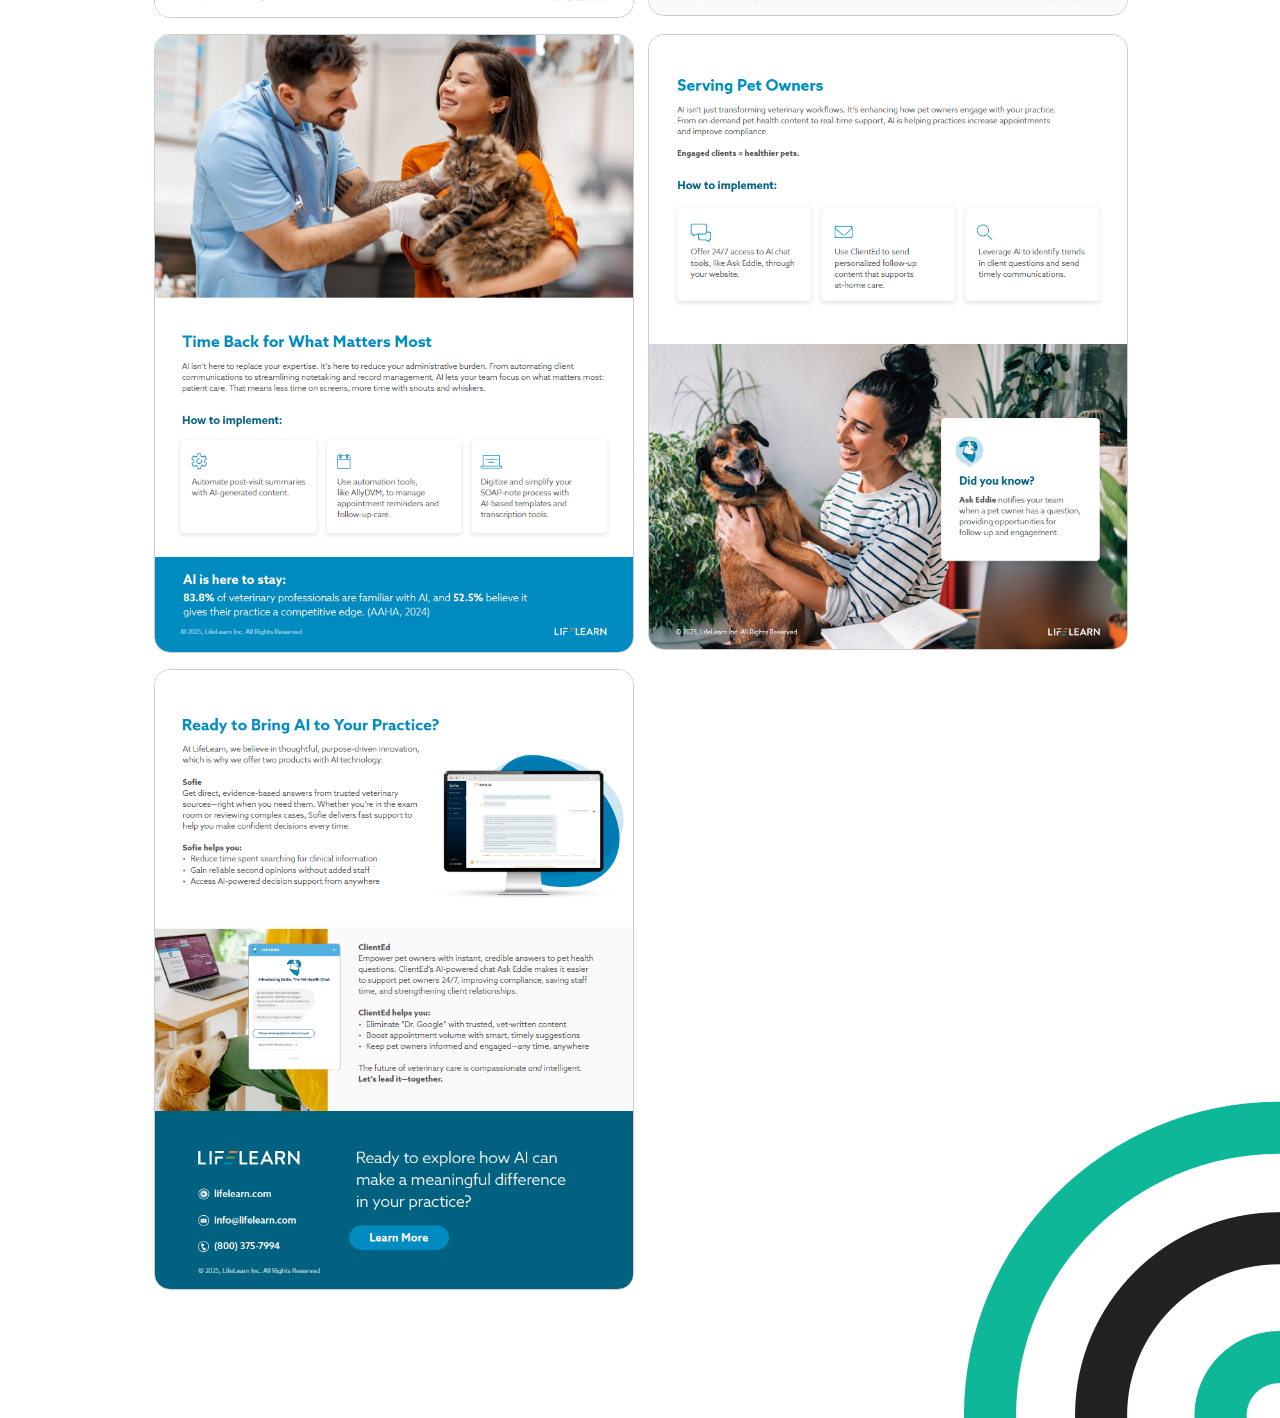
<file: lifelearn.html>
<html>
<head>
    <title>Logan Cousineau - LifeLearn</title>
    <meta name="viewport" content="width=device-width, initial-scale=1.0" />
    <link rel="stylesheet" href="style.css">
    <link rel="icon" type="image/x-icon" href="images/fav.ico">
    <link href="https://fonts.googleapis.com/css2?family=Poppins:ital,wght@0,100;0,200;0,300;0,400;0,500;0,600;0,700;0,800;0,900;1,100;1,200;1,300;1,400;1,500;1,600;1,700;1,800;1,900&display=swap" rel="stylesheet">
</head>
<body>
    <div class="off-screen-menu">
        <ul>
            <li><a href="index.html">Portfolio</a></li>
            <li><a href="about.html">About</a></li>
            <li><a href="contact.html">Contact</a></li>
        </ul>
    </div>
    <div style="z-index:100;width:100vw;padding:32px;box-sizing: border-box; display: flex;position:fixed; display:flex;justify-content: center">
    <div class="header-container">
        <a href="index.html" style="width:100%;"><div id="logo"></div></a>
        <div id="navItems" style="display: flex; gap:16px;">
            <a href="index.html" class="navBar">Portfolio</a>
            <a href="about.html" class="navBar">About</a>
            <a href="contact.html" class="navBar cta" style="color:white">Contact</a>
        </div>
        <nav>
            <div class="ham-menu">
                <span></span>
                <span></span>
                <span></span>
            </div>
        </nav>
    </div>
    </div>
    <div class="pageBody">
        <h1 class="pageTitle" style="padding-bottom: 0px;">LifeLearn</h1>
        <p class="mw800" style="padding-bottom:32px;">As part of my role at LifeLearn Animal Health, I produced a wide range of marketing and communication materials supporting veterinary practices and pet owner engagement.<br><br>
My work spanned email campaigns, social media advertising, print pieces, tradeshow collateral, and other brand touchpoints, with a focus on clear messaging, visual consistency, and adaptability across formats. This experience strengthened my ability to translate strategic goals into effective design solutions while maintaining cohesive brand standards across channels.</p>
        
        <div class="chipContainer">
                    <p>Advertising</p>
                    <p>Social Media</p>
                    <p>Print</p>
                    <p>Tradeshow</p>
                    <p>Downloadable Kits</p>
                </div>
        
        <div class="section">
            <div class="centered" style="width:100%;">
                <h4>Email Headers</h4>
                <p>I designed email headers that captured attention while maintaining brand consistency across campaigns. Through thoughtful use of typography, imagery, and color, I focused on communicating key messages clearly and effectively across devices.
</p>
            </div>
            <div style="width:100%; height: 400px;background:grey; background-image: url(images/LifeLearn/emailMockup.png); background-size: cover;background-position: center;background-repeat: no-repeat;border-radius: 16px;">
            </div>
        </div>
        <div class="grid2">
            <img src="images/LifeLearn/emails/LL-email-1.jpg">
            <img src="images/LifeLearn/emails/LL-email-2.jpg">
            <img src="images/LifeLearn/emails/LL-email-3.jpg">
            <img src="images/LifeLearn/emails/LL-email-4.png">
            <img src="images/LifeLearn/emails/LL-email-5.jpg">
            <img src="images/LifeLearn/emails/LL-email-6.jpg">
        </div>
     
        <h4>Social Media Ads</h4>
            <p class="mw800">I designed social media ads that balanced visual impact with clear, concise messaging to engage audiences in fast-scrolling environments. By aligning with brand standards while adapting layouts, imagery, and hierarchy for different platforms, I created assets that supported campaign goals and performed effectively across channels.</p>
        <h5 style="padding-top:32px">Sofie AI Product Launch — Reddit Ad Campaign</h5>
        <div class="grid3" style="margin-top:32px;margin-bottom:64px;">
            <img src="images/LifeLearn/ads/LifeLearn-Sofia%20Free%20Trial%20Reddit-Ad%201.jpg">
            <img src="images/LifeLearn/ads/LifeLearn-Sofia%20Free%20Trial%20Reddit-Ad%202.jpg">
            <img src="images/LifeLearn/ads/LifeLearn-Sofia%20Free%20Trial%20Reddit-Ad%203.jpg">
            <img src="images/LifeLearn/ads/LifeLearn-Sofia%20Free%20Trial%20Reddit-Ad%204.jpg">
            <img src="images/LifeLearn/ads/LifeLearn-Sofia%20Free%20Trial%20Reddit-Ad%205.jpg">
            <img src="images/LifeLearn/ads/LifeLearn-Sofia%20Free%20Trial%20Reddit-Ad%206.jpg">
        </div>
        <h5>Ads for a vaccine campaign, with multiple sizes for different platforms.</h5>
        <img src="images/LifeLearn/ads/LifeLearn-VaccineAds.jpg" style="width:100%;border-radius: 16px;margin-bottom: 32px">
        <h5>Downloadable content, and ad campaign accompanying it.</h5>
        <img src="images/LifeLearn/ads/download-piece-project.png" style="width:100%;border-radius: 16px;margin-bottom: 128px">
         <h4>Printed Media</h4>
        <p class="mw800">Printed media work included editorial advertisements and tradeshow booth graphics, with a focus on strong visual hierarchy and clarity at scale. Translating brand standards into physical formats helped create materials that captured attention, communicated key messages effectively, and supported in-person engagement.</p>
        <h5>Editorial ads</h5>
        <img src="images/LifeLearn/print/patterson-ads.png" style="width:100%;border-radius: 16px;margin-bottom: 32px">
        <img src="images/LifeLearn/print/LL-Ad.jpg" style="width:100%;border-radius: 16px;margin-bottom: 128px">

        <h4>Layout Design</h4>
        <h5>An example of one of the many gated content pieces created for LifeLearn.</h5>
        <div class="grid2 imgBorder" style="margin-top:32px;margin-bottom:64px;">
            <img src="images/LifeLearn/print/LL-Page1.png">
            <img src="images/LifeLearn/print/LL-Page2.png">
            <img src="images/LifeLearn/print/LL-Page3.png">
            <img src="images/LifeLearn/print/LL-Page4.png">
            <img src="images/LifeLearn/print/LL-Page5.png">
        </div>
        
    </div>
    <script src="code.js" type="text/javascript"></script>
</body>
</html>
</file>
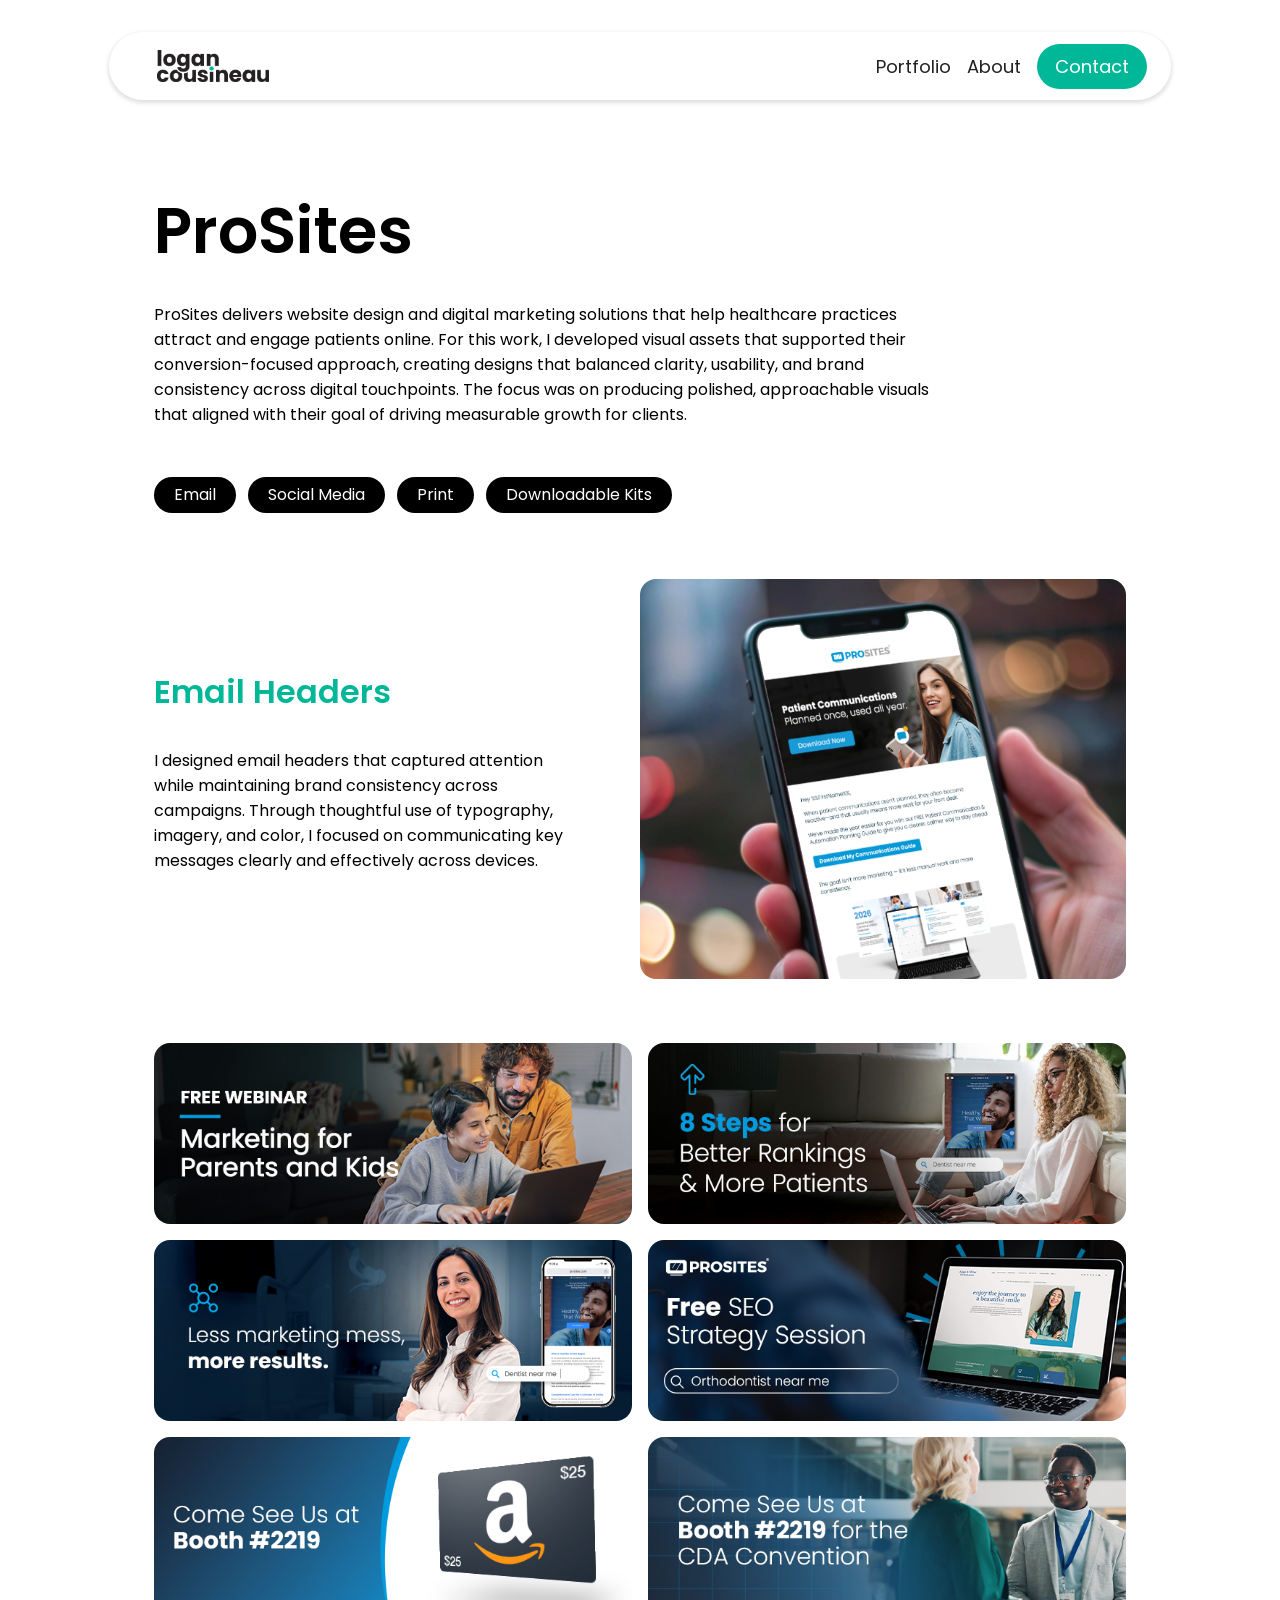
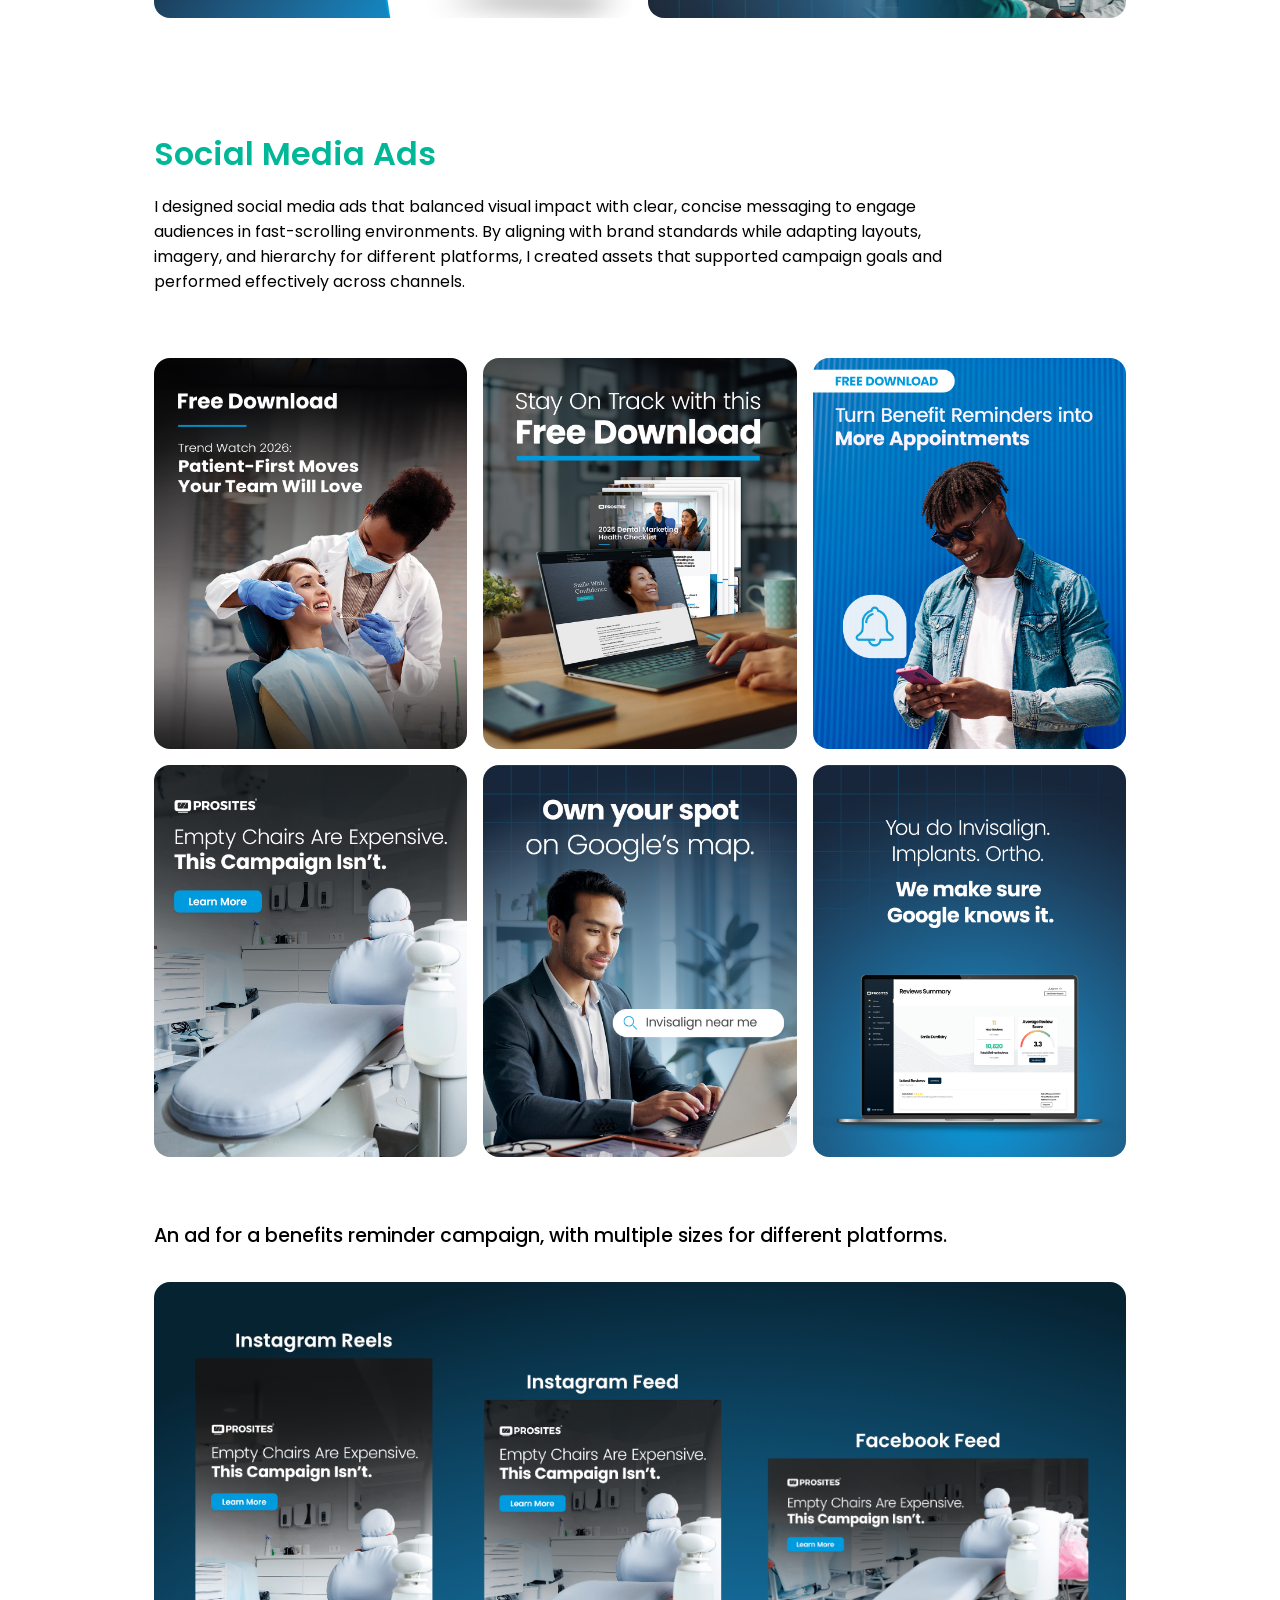
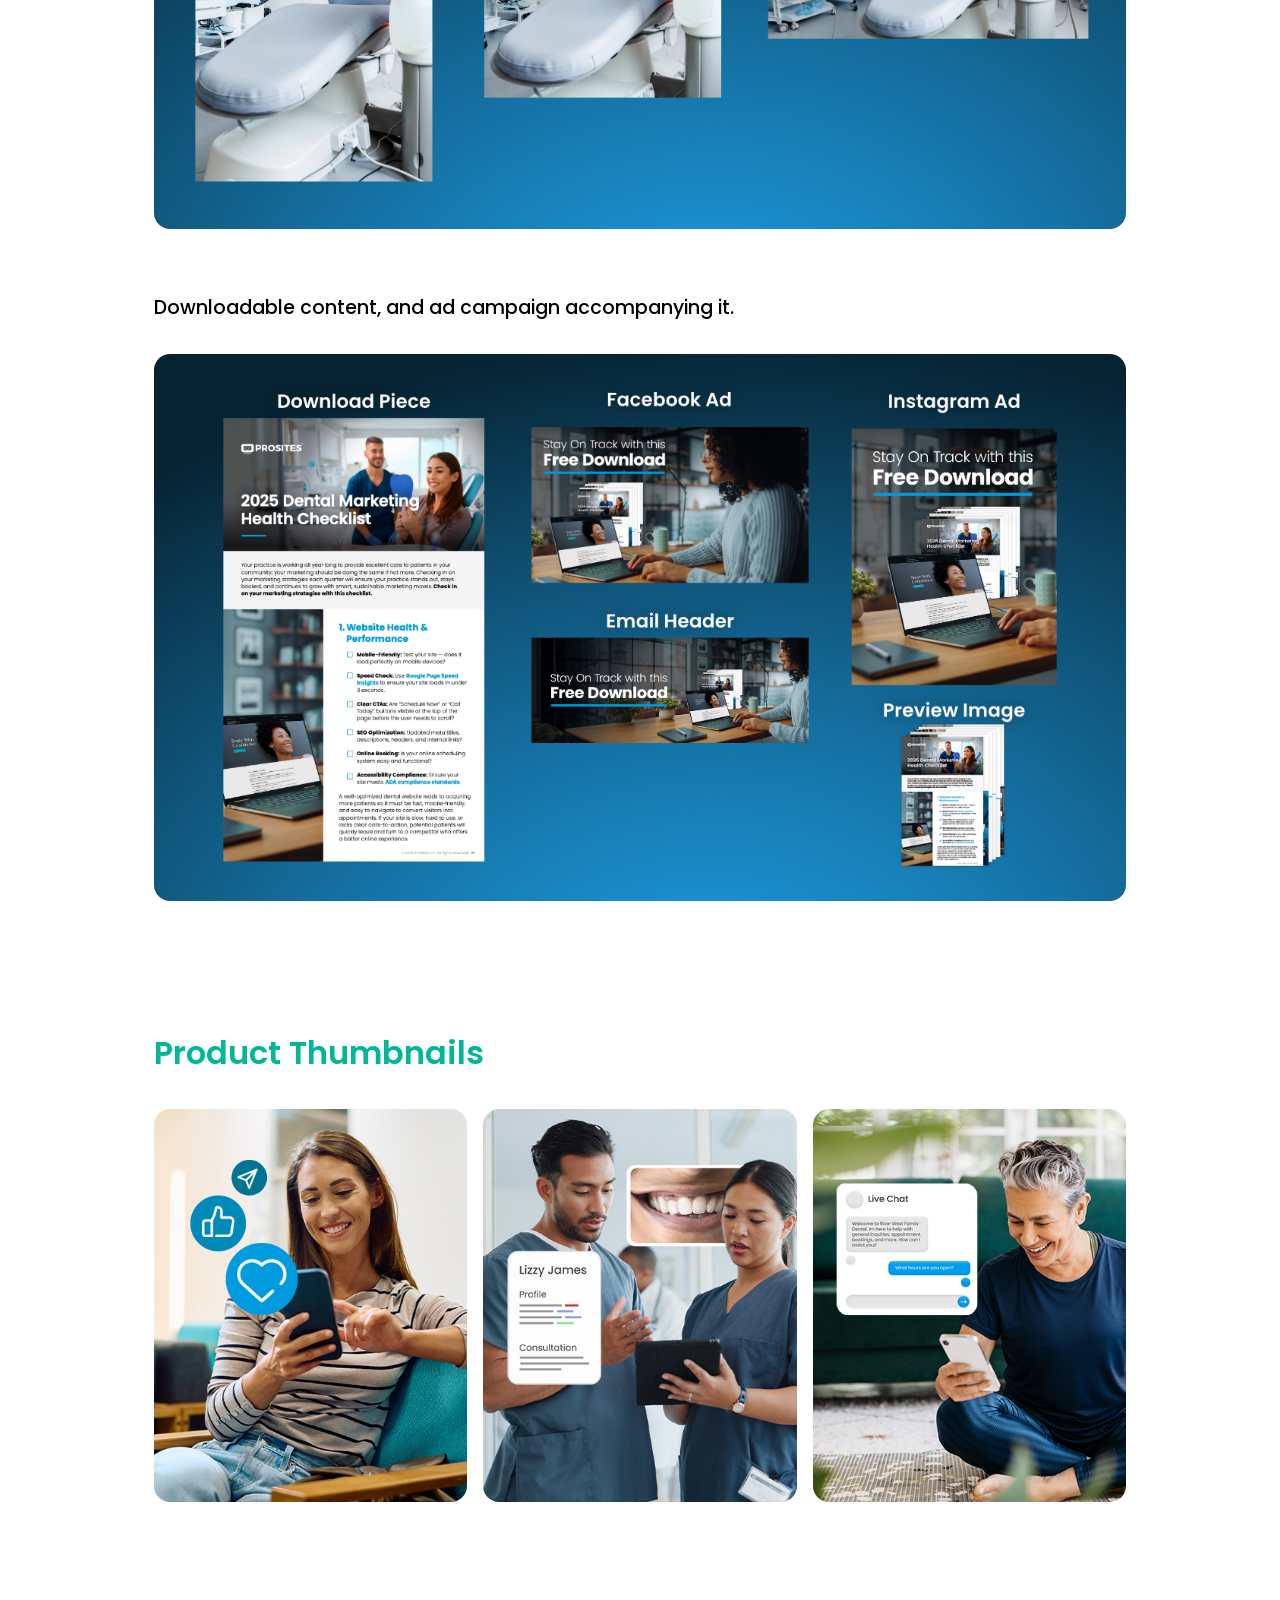
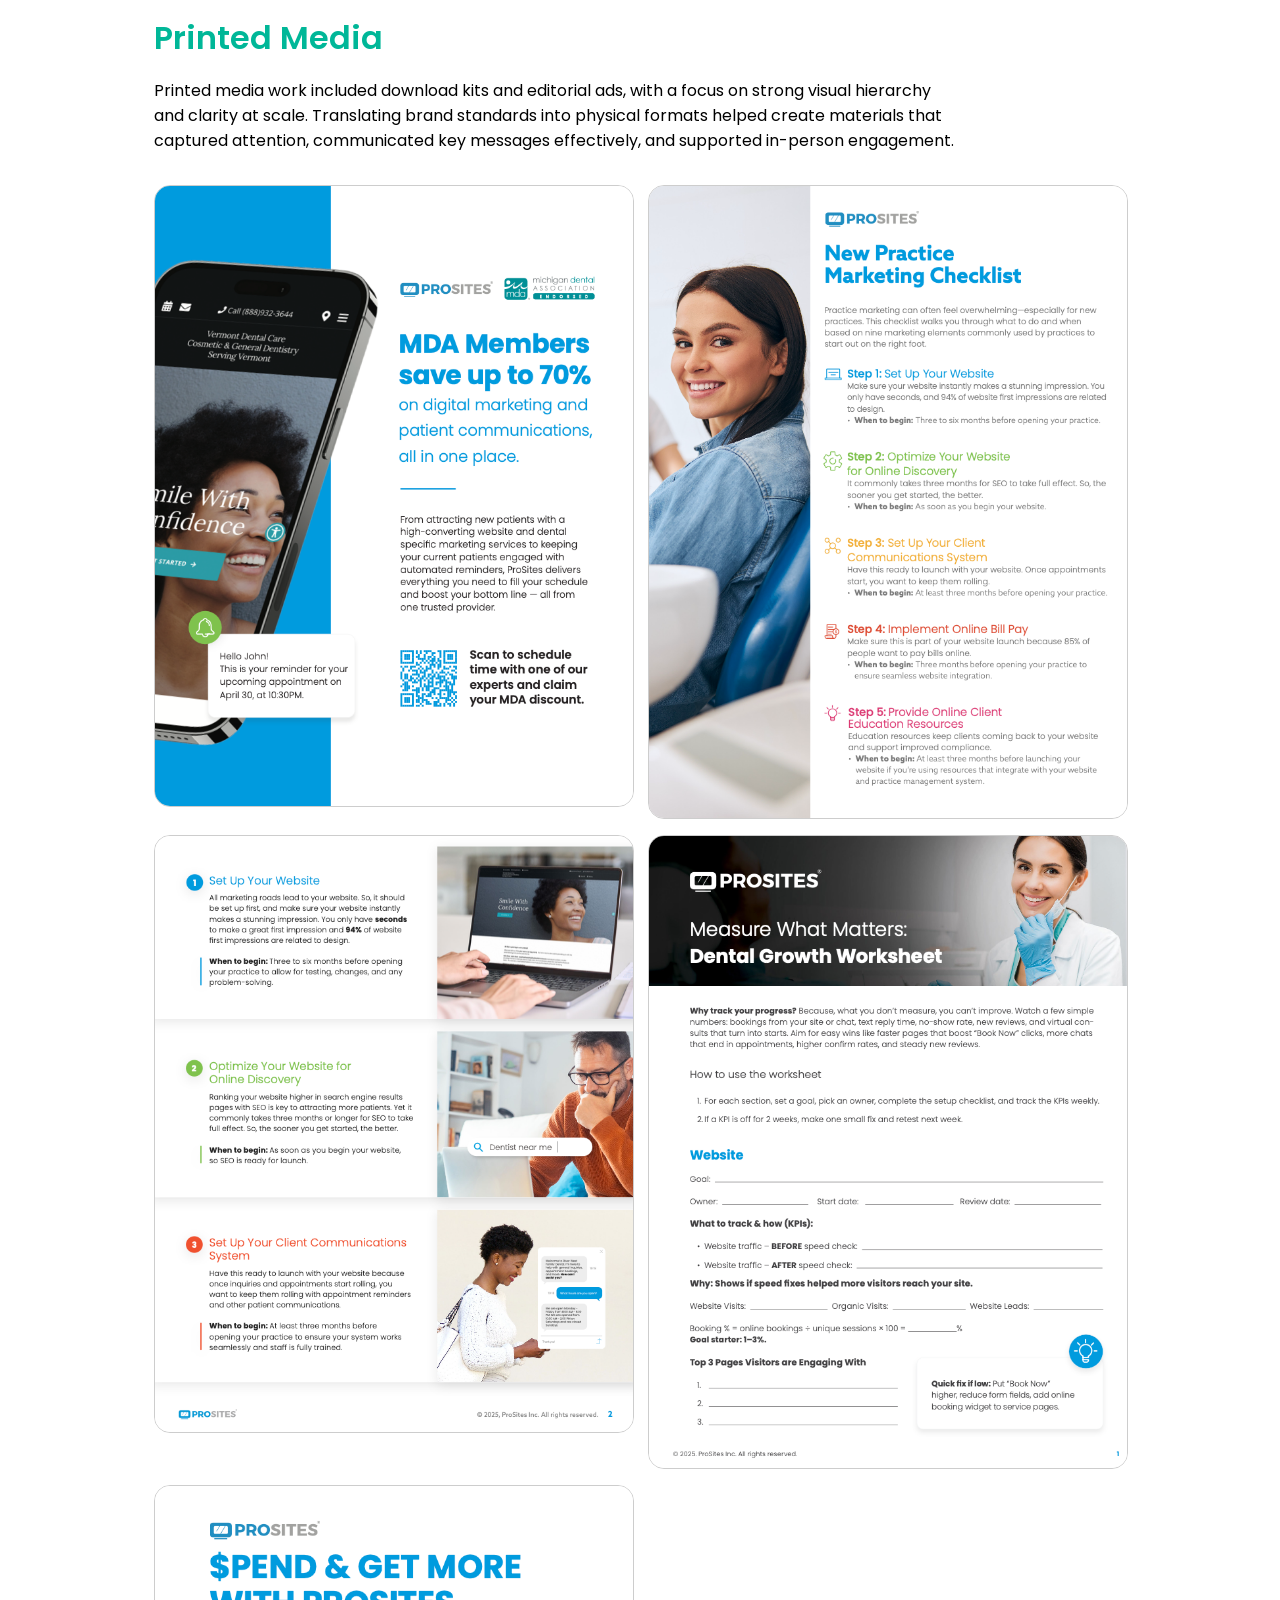
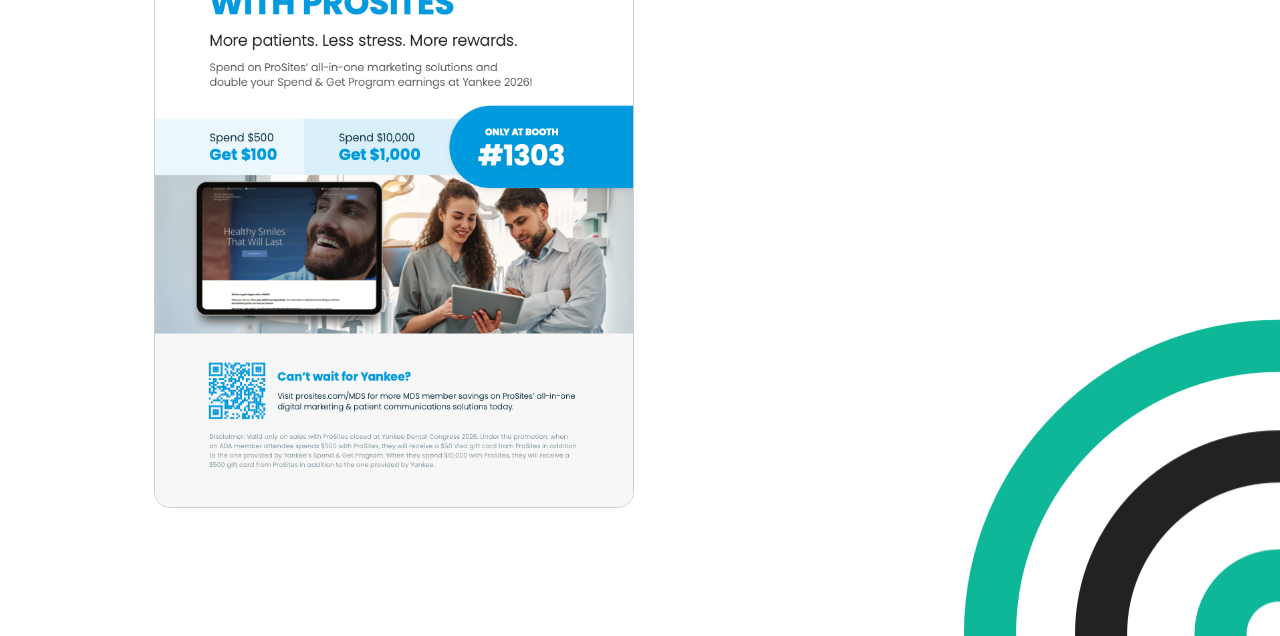
<file: prosites.html>
<html>
<head>
    <title>Logan Cousineau - ProSites</title>
    <meta name="viewport" content="width=device-width, initial-scale=1.0" />
    <link rel="stylesheet" href="style.css">
    <link rel="icon" type="image/x-icon" href="images/fav.ico">
    <link href="https://fonts.googleapis.com/css2?family=Poppins:ital,wght@0,100;0,200;0,300;0,400;0,500;0,600;0,700;0,800;0,900;1,100;1,200;1,300;1,400;1,500;1,600;1,700;1,800;1,900&display=swap" rel="stylesheet">
</head>
<body>
    <div class="off-screen-menu">
        <ul>
            <li><a href="index.html">Portfolio</a></li>
            <li><a href="about.html">About</a></li>
            <li><a href="contact.html">Contact</a></li>
        </ul>
    </div>
    <div style="z-index:100;width:100vw;padding:32px;box-sizing: border-box; display: flex;position:fixed;display:flex;justify-content: center">
    <div class="header-container">
        <a href="index.html" style="width:100%;"><div id="logo"></div></a>
        <div id="navItems" style="display: flex; gap:16px;">
            <a href="index.html" class="navBar">Portfolio</a>
            <a href="about.html" class="navBar">About</a>
            <a href="contact.html" class="navBar cta" style="color:white">Contact</a>
        </div>
        <nav>
            <div class="ham-menu">
                <span></span>
                <span></span>
                <span></span>
            </div>
        </nav>
    </div>
    </div>
    <div class="pageBody">
        <h1 class="pageTitle" style="padding-bottom: 0px;">ProSites</h1>
        <p class="mw800" style="padding-bottom:32px;">ProSites delivers website design and digital marketing solutions that help healthcare practices attract and engage patients online. For this work, I developed visual assets that supported their conversion-focused approach, creating designs that balanced clarity, usability, and brand consistency across digital touchpoints. The focus was on producing polished, approachable visuals that aligned with their goal of driving measurable growth for clients.</p>
        
        <div class="chipContainer">
                    <p>Email</p>
                    <p>Social Media</p>
                    <p>Print</p>
                    <p>Downloadable Kits</p>
                </div>
        
        <div class="section">
            <div class="centered" style="width:100%;">
                <h4>Email Headers</h4>
                <p>I designed email headers that captured attention while maintaining brand consistency across campaigns. Through thoughtful use of typography, imagery, and color, I focused on communicating key messages clearly and effectively across devices.
</p>
            </div>
            <div style="width:100%; height: 400px;background:grey; background-image: url(images/ProSites/emails/emailMockup.png); background-size: cover;background-position: center;background-repeat: no-repeat;border-radius: 16px;">
            </div>
        </div>
        <div class="grid2">
            <img src="images/ProSites/emails/ProSites-email1.jpg">
            <img src="images/ProSites/emails/ProSites-email2.jpg">
            <img src="images/ProSites/emails/ProSites-email3.jpg">
            <img src="images/ProSites/emails/ProSites-email4.jpg">
            <img src="images/ProSites/emails/ProSites-email5.jpg">
            <img src="images/ProSites/emails/ProSites-email6.jpg">
        </div>
     
        <h4>Social Media Ads</h4>
            <p class="mw800" style="padding-bottom:32px;">I designed social media ads that balanced visual impact with clear, concise messaging to engage audiences in fast-scrolling environments. By aligning with brand standards while adapting layouts, imagery, and hierarchy for different platforms, I created assets that supported campaign goals and performed effectively across channels.</p>
        <div class="grid3" style="margin-top:32px;margin-bottom:64px;">
            <img src="images/ProSites/ads/ProSites-ad1.jpg">
            <img src="images/ProSites/ads/ProSites-ad2.jpg">
            <img src="images/ProSites/ads/ProSites-ad3.jpg">
            <img src="images/ProSites/ads/ProSites-ad4.jpg">
            <img src="images/ProSites/ads/ProSites-ad5.jpg">
            <img src="images/ProSites/ads/ProSites-ad6.jpg">
        </div>
        <h5>An ad for a benefits reminder campaign, with multiple sizes for different platforms.</h5>
        <img src="images/ProSites/ads/ProSites-ad-sizes.png" style="width:100%;border-radius: 16px;margin-bottom: 32px">
        <h5>Downloadable content, and ad campaign accompanying it.</h5>
        <img src="images/ProSites/ads/ProSites-campaign.png" style="width:100%;border-radius: 16px;margin-bottom: 128px">
        <h4 style="padding-bottom:16px">Product Thumbnails</h4>
        <div class="grid3">
            <img src="images/ProSites/thumbnails/ProSites-thumb1.jpg">
            <img src="images/ProSites/thumbnails/ProSites-thumb2.jpg">
            <img src="images/ProSites/thumbnails/ProSites-thumb3.jpg">
        </div>
         <h4>Printed Media</h4>
        <p class="mw800">Printed media work included download kits and editorial ads, with a focus on strong visual hierarchy and clarity at scale. Translating brand standards into physical formats helped create materials that captured attention, communicated key messages effectively, and supported in-person engagement.</p>

        <div class="grid2 imgBorder" style="margin-top:32px;margin-bottom:64px;">
            <img src="images/ProSites/print/ProSites-print1.png">
            <img src="images/ProSites/print/ProSites-print2.png">
            <img src="images/ProSites/print/ProSites-print3.png">
            <img src="images/ProSites/print/ProSites-print4.png">
            <img src="images/ProSites/print/ProSites-print5.png">
        </div>
        
    </div>
    <script src="code.js" type="text/javascript"></script>
</body>
</html>
</file>
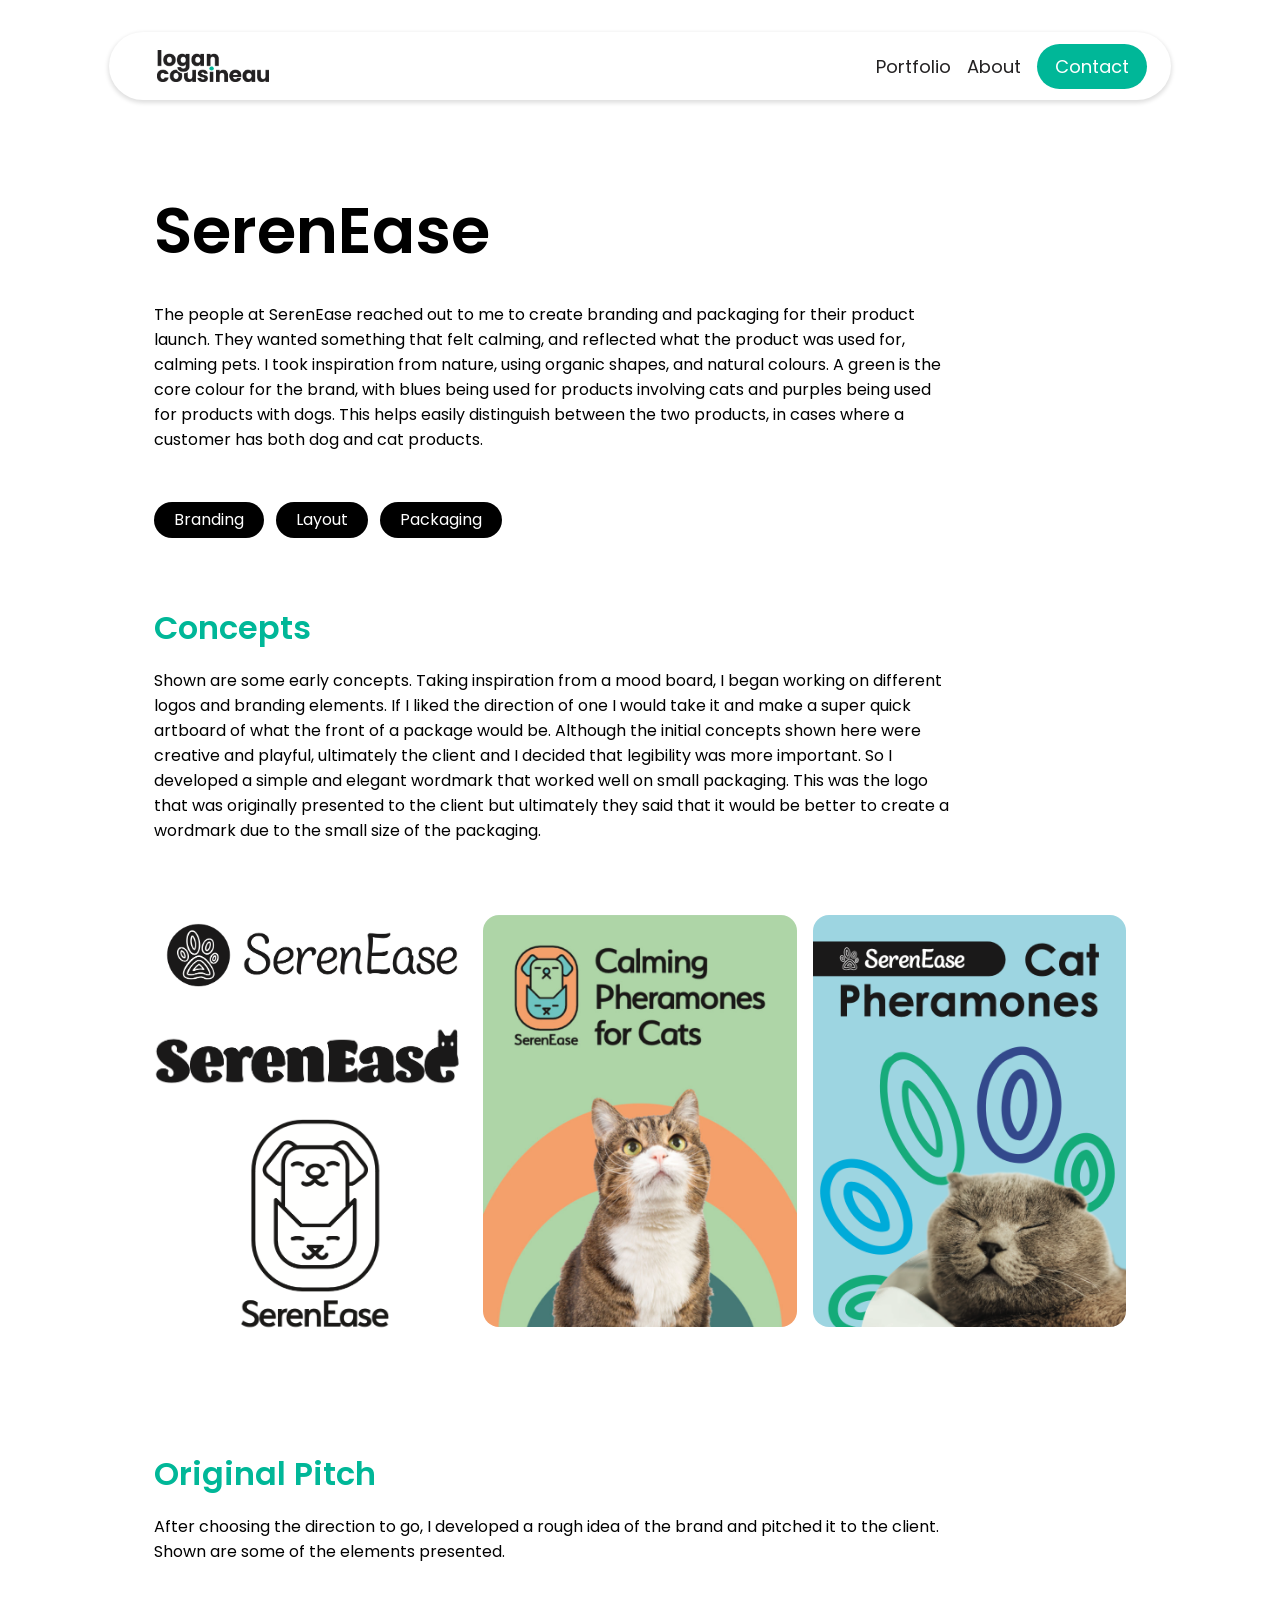
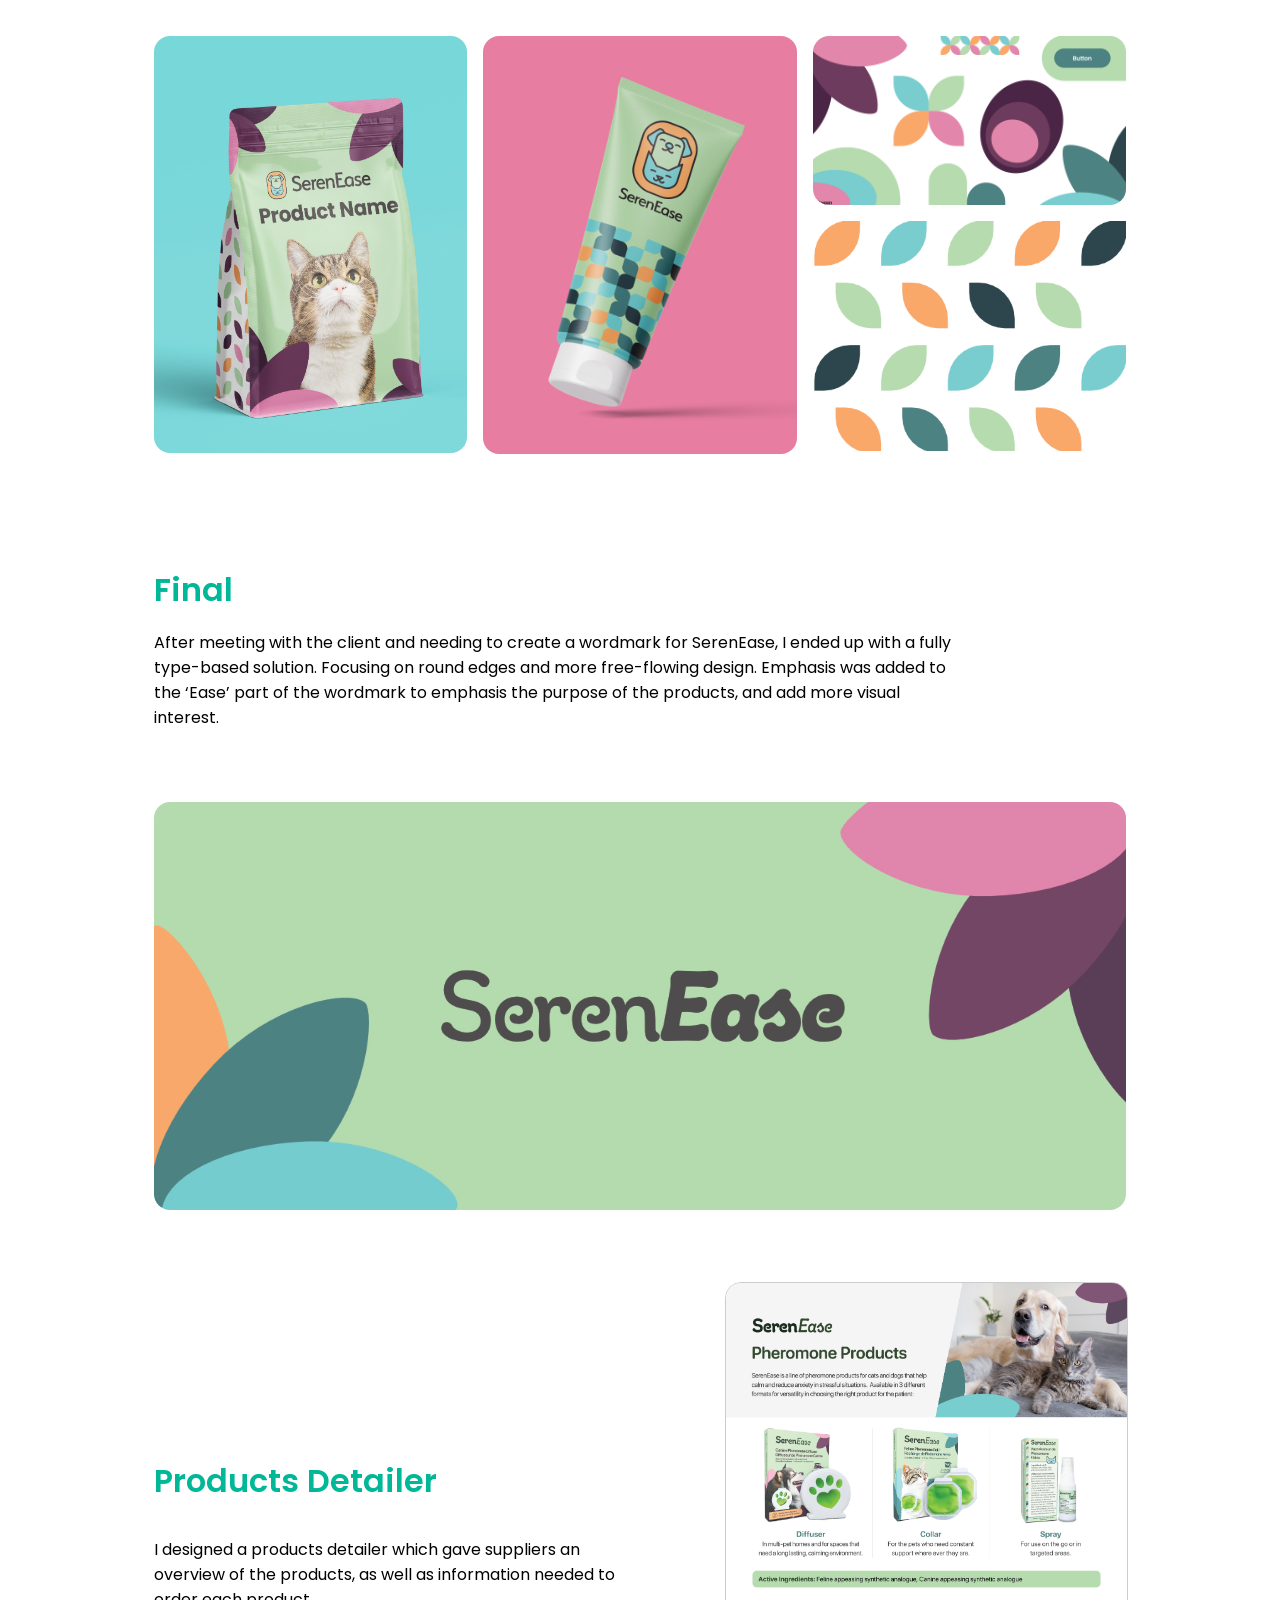
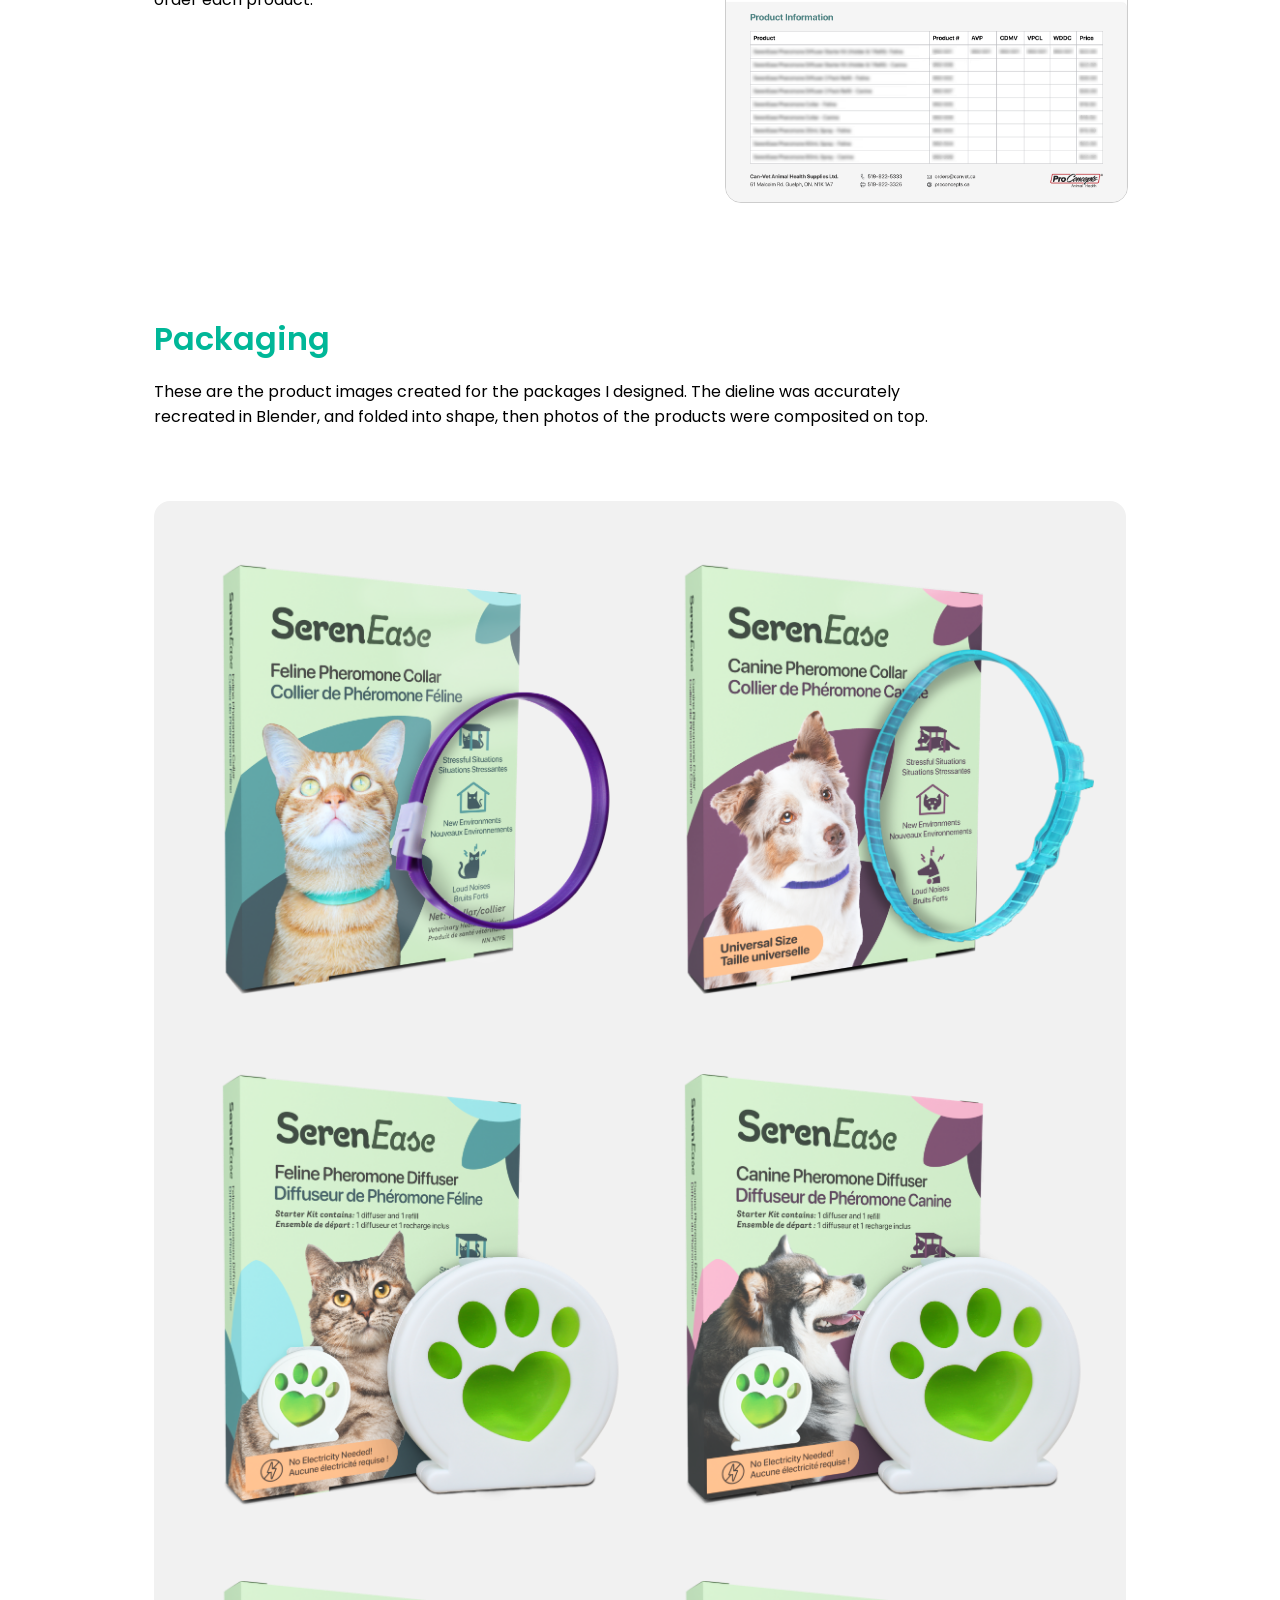
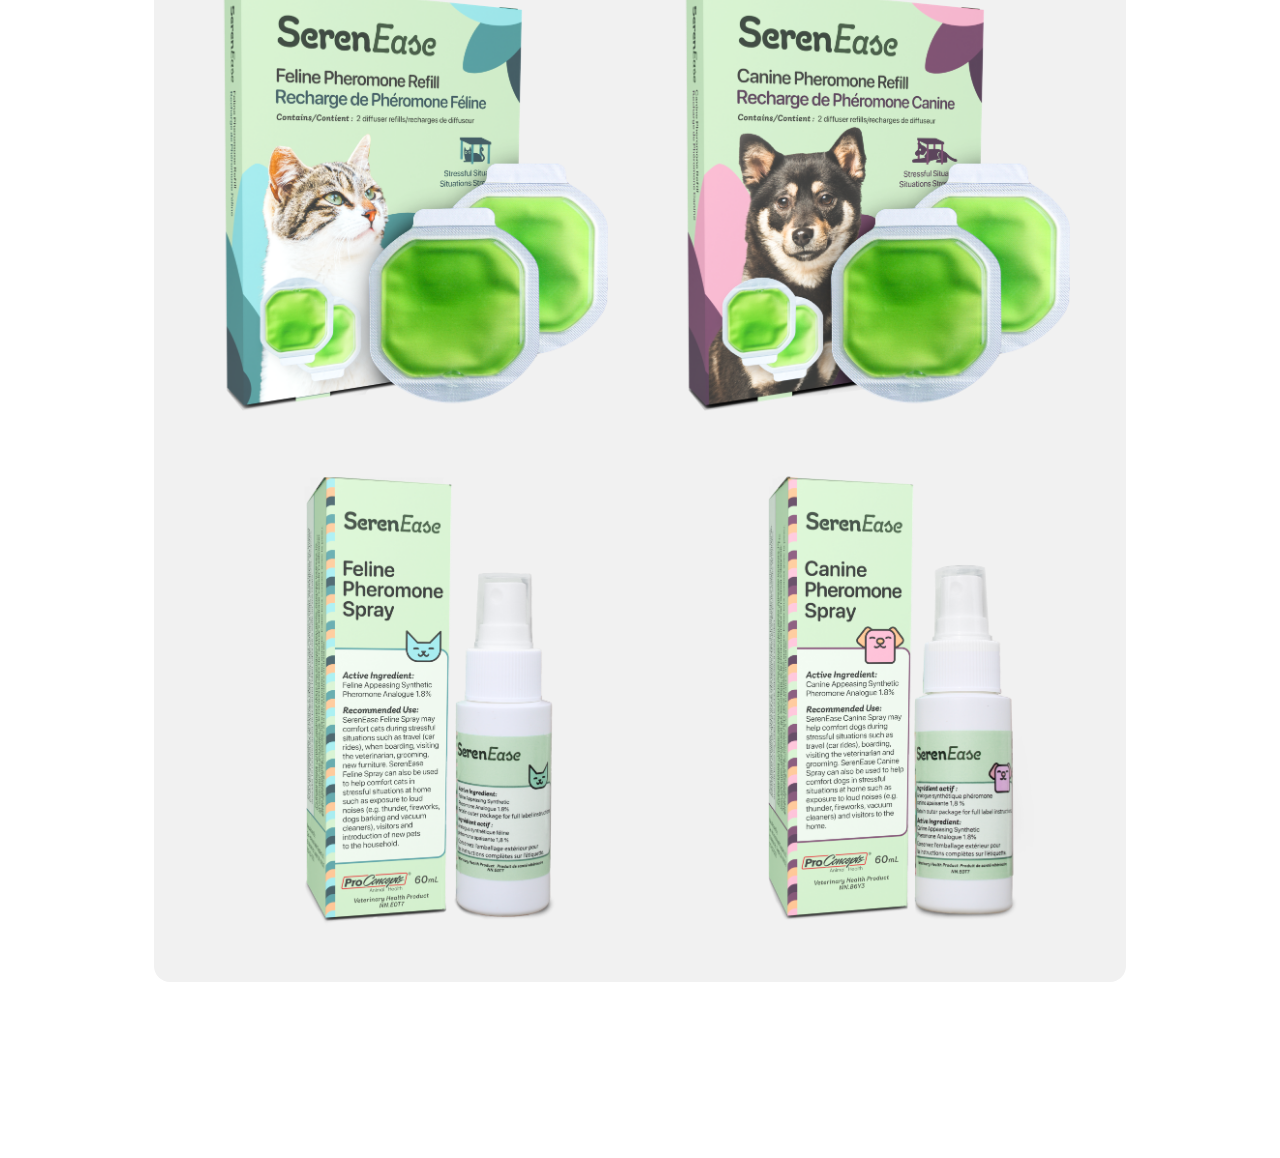
<file: serenease.html>
<html>
<head>
    <title>Logan Cousineau - SerenEase</title>
    <meta name="viewport" content="width=device-width, initial-scale=1.0" />
    <link rel="stylesheet" href="style.css">
    <link rel="icon" type="image/x-icon" href="images/fav.ico">
    <link href="https://fonts.googleapis.com/css2?family=Poppins:ital,wght@0,100;0,200;0,300;0,400;0,500;0,600;0,700;0,800;0,900;1,100;1,200;1,300;1,400;1,500;1,600;1,700;1,800;1,900&display=swap" rel="stylesheet">
</head>
<body style="background-image: url()">
    <div class="off-screen-menu">
        <ul>
            <li><a href="index.html">Portfolio</a></li>
            <li><a href="about.html">About</a></li>
            <li><a href="contact.html">Contact</a></li>
        </ul>
    </div>
    <div style="z-index:100;width:100vw;padding:32px;box-sizing: border-box; display: flex;position:fixed;display:flex;justify-content: center">
    <div class="header-container">
        <a href="index.html" style="width:100%;"><div id="logo"></div></a>
        <div id="navItems" style="display: flex; gap:16px;">
            <a href="index.html" class="navBar">Portfolio</a>
            <a href="about.html" class="navBar">About</a>
            <a href="contact.html" class="navBar cta" style="color:white">Contact</a>
        </div>
        <nav>
            <div class="ham-menu">
                <span></span>
                <span></span>
                <span></span>
            </div>
        </nav>
    </div>
    </div>
    <div class="pageBody">
        <h1 class="pageTitle" style="padding-bottom: 0px;">SerenEase</h1>
        <p class="mw800" style="padding-bottom:32px;">The people at SerenEase reached out to me to create branding and packaging for their product launch. They wanted something that felt calming, and reflected what the product was used for, calming pets. I took inspiration from nature, using organic shapes, and natural colours. A green is the core colour for the brand, with blues being used for products involving cats and purples being used for products with dogs. This helps easily distinguish between the two products, in cases where a customer has both dog and cat products.</p>
        
        <div class="chipContainer">
                    <p>Branding</p>
                    <p>Layout</p>
                    <p>Packaging</p>
                </div>
        
        <h4 style="padding-top:64px;">Concepts</h4>
        <p class="mw800" style="margin-bottom:72px">Shown are some early concepts. Taking inspiration from a mood board, I began working on different logos and branding elements. If I liked the direction of one I would take it and make a super quick artboard of what the front of a package would be. Although the initial concepts shown here were creative and playful, ultimately the client and I decided that legibility was more important. So I developed a simple and elegant wordmark that worked well on small packaging. This was the logo that was originally presented to the client but ultimately they said that it would be better to create a wordmark due to the small size of the packaging.</p>
        <div class="grid3 mobile1" >
            <div style="height:auto;display:flex;align-items: center;flex-direction: column;gap:26px">
                <img src="images/SerenEase/concepts/SerenEase-Concept1.png">
                <img src="images/SerenEase/concepts/SerenEase-Concept2.png">
                <img src="images/SerenEase/concepts/SerenEase-Concept3.png" style="width:60%;">
            </div>
            <img src="images/SerenEase/concepts/package-concept-1.jpg">
            <img src="images/SerenEase/concepts/package-concept-2.png">
        </div>
        
        <h4>Original Pitch</h4>
        <p class="mw800" style="margin-bottom:72px">After choosing the direction to go, I developed a rough idea of the brand and pitched it to the client. Shown are some of the elements presented.</p>
        <div class="grid3 mobile3">
            <img src="images/SerenEase/SerenEase-PitchPackage.jpg">
            <img src="images/SerenEase/SerenEase-PitchBottle.jpg">
            <div>
                <img src="images/SerenEase/concepts/SerenEase-Shapes.png">
                <div style="background-image:url(images/SerenEase/concepts/SerenEase-Pattern.png);width:100%;height:55%;margin-top:16px;background-size: cover"></div>
            </div>
        </div>
        
        <h4>Final</h4>
        <p class="mw800" style="margin-bottom:72px">After meeting with the client and needing to create a wordmark for SerenEase, I ended up with a fully type-based solution. Focusing on round edges and more free-flowing design. Emphasis was added to the ‘Ease’ part of the wordmark to emphasis the purpose of the products, and add more visual interest.</p>
        <img src="images/SerenEase/concepts/SerenEase-Logo.jpg" style="width:100%;margin-bottom: 72px;border-radius: 16px">
        
        <div class="grid2 mobile1">
            <div class="centered">
                <h4>Products Detailer</h4>
                <p style>I designed a products detailer which gave suppliers an overview of the products, as well as information needed to order each product.
</p>
            </div>
            <img src="images/SerenEase/SerenEase-Detailer.jpg" style="border: 1px solid #CDCDCD">
        </div>
        <h4>Packaging</h4>
        <p class="mw800" style="margin-bottom:72px">These are the product images created for the packages I designed. The dieline was accurately recreated in Blender, and folded into shape, then photos of the products were composited on top.</p>
        <div class="grid2" style="background:#F1F1F1;border-radius: 16px; padding:32px;box-sizing: border-box">
            <img src="images/SerenEase/SerenEase%20-%20Cat%20Collar.png">
            <img src="images/SerenEase/SerenEase%20-%20Dog%20Collar.png">
            <img src="images/SerenEase/SerenEase%20-%20Diffuser%20Starter%20Kit%20Cat.png">
            <img src="images/SerenEase/SerenEase%20-%20Diffuser%20Starter%20Kit%20Dog.png">
            <img src="images/SerenEase/SerenEase%20-%20Diffuser%20Refill%20Cat.png">
            <img src="images/SerenEase/SerenEase%20-%20Diffuser%20Refill%20Dog.png">
            <img src="images/SerenEase/SerenEase%20-%20Spray%20Cat%2060mL.png">
            <img src="images/SerenEase/SerenEase%20-%20Spray%20Dog%2060mL.png">
        </div>
     
    </div>
    <script src="code.js" type="text/javascript"></script>
</body>
</html>
</file>
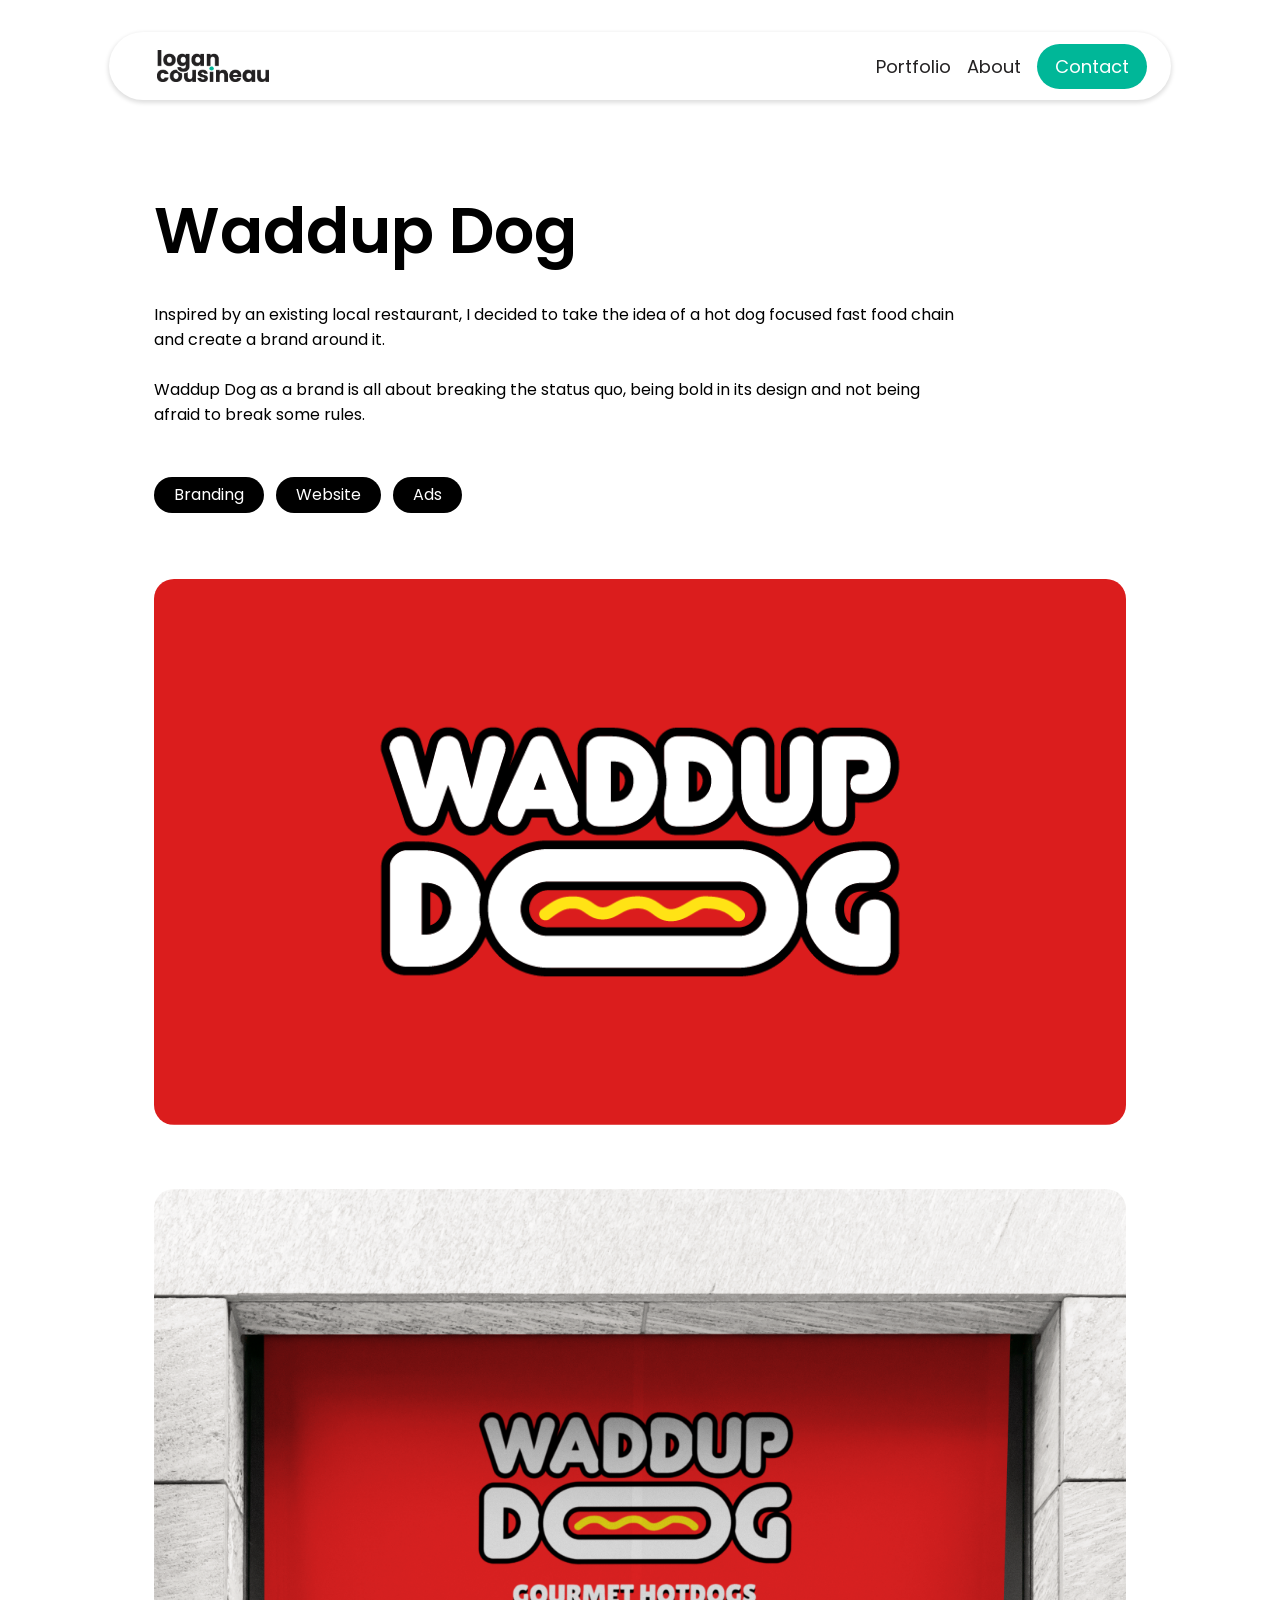
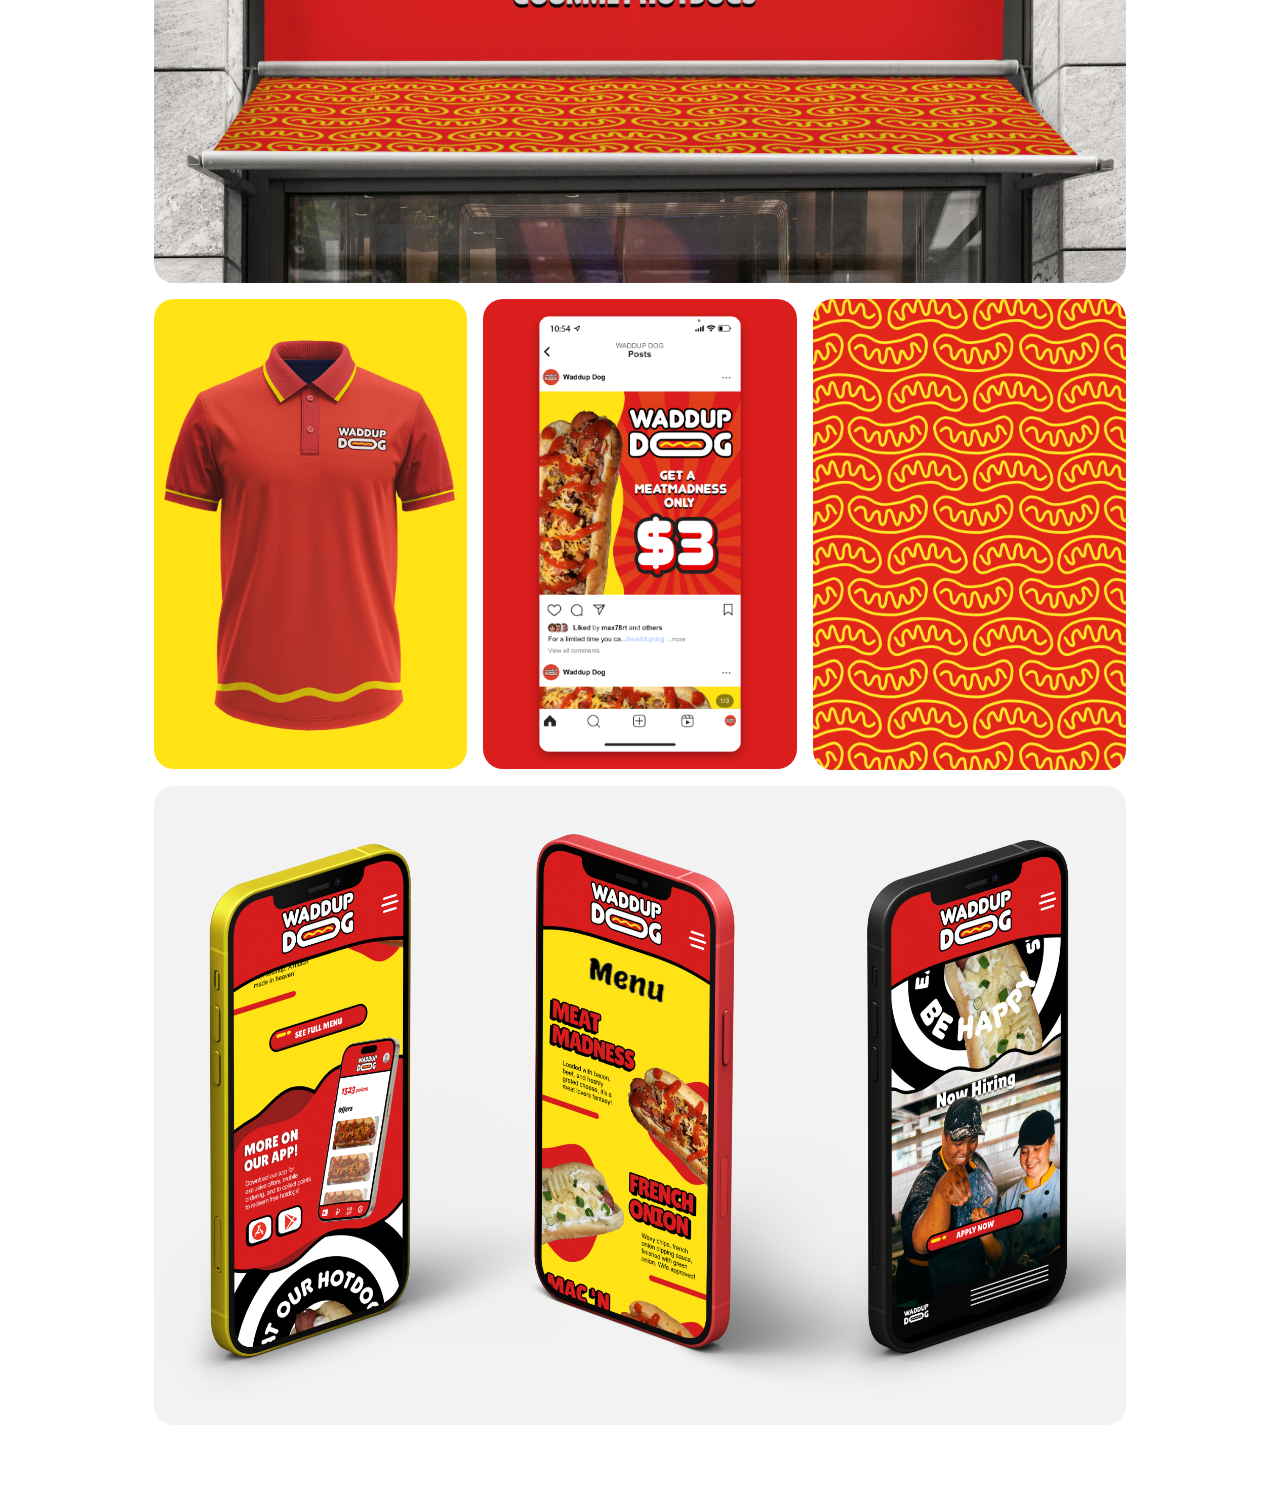
<file: waddupdog.html>
<html>
<head>
    <title>Logan Cousineau - Waddup Dog</title>
    <meta name="viewport" content="width=device-width, initial-scale=1.0" />
    <link rel="stylesheet" href="style.css">
    <link rel="icon" type="image/x-icon" href="images/fav.ico">
    <link href="https://fonts.googleapis.com/css2?family=Poppins:ital,wght@0,100;0,200;0,300;0,400;0,500;0,600;0,700;0,800;0,900;1,100;1,200;1,300;1,400;1,500;1,600;1,700;1,800;1,900&display=swap" rel="stylesheet">
</head>
<body style="background-image: url()">
    <div class="off-screen-menu">
        <ul>
            <li><a href="index.html">Portfolio</a></li>
            <li><a href="about.html">About</a></li>
            <li><a href="contact.html">Contact</a></li>
        </ul>
    </div>
    <div style="z-index:100;width:100vw;padding:32px;box-sizing: border-box; display: flex;position:fixed;display:flex;justify-content: center">
    <div class="header-container">
        <a href="index.html" style="width:100%;"><div id="logo"></div></a>
        <div id="navItems" style="display: flex; gap:16px;">
            <a href="index.html" class="navBar">Portfolio</a>
            <a href="about.html" class="navBar">About</a>
            <a href="contact.html" class="navBar cta" style="color:white">Contact</a>
        </div>
        <nav>
            <div class="ham-menu">
                <span></span>
                <span></span>
                <span></span>
            </div>
        </nav>
    </div>
    </div>
    <div class="pageBody">
        <h1 class="pageTitle" style="padding-bottom: 0px;">Waddup Dog</h1>
        <p class="mw800" style="padding-bottom:32px;">Inspired by an existing local restaurant, I decided to take the idea of a hot dog focused fast food chain and create a brand around it. <br><br> Waddup Dog as a brand is all about breaking the status quo, being bold in its design and not being afraid to break some rules.</p>
    
        <div class="chipContainer">
                    <p>Branding</p>
                    <p>Website</p>
                    <p>Ads</p>
                </div>
        
        <img src="images/WaddupDog/logan_cousineau_waddupdog.png" style="width:100%;border-radius:20px;margin-top:64px;">
        
        <img src="images/WaddupDog/waddupDogStorefront.png" style="width:100%;border-radius:20px;margin-top:64px;">
        
        <div class="grid3 mobile1" style="margin-top:16px;margin-bottom: 16px;">
            <img src="images/WaddupDog/waddupDogUniform.png" style="border-radius: 20px">
            <img src="images/WaddupDog/waddupDogInstagram.png" style="border-radius: 20px">
            <img src="images/WaddupDog/waddup%20dog%20pattern.png" style="border-radius: 20px">
        </div>
        <img src="images/WaddupDog/iPhone-12-Isometric-Stand-Up-All-Colors-Mockup.png" style="width:100%;border-radius:20px">
     
    </div>
    <script src="code.js" type="text/javascript"></script>
</body>
</html>
</file>
<file: style.css>
body{
    font-family: "Poppins", sans-serif;
    margin:0;
    background-image: url(images/graphic_element.png);
    background-position: bottom right;
    background-repeat: no-repeat;
    background-size: 25%;
    display: flex;
    flex-direction: column;
    align-items: center
}

.button{
    background:#00B798;
    padding:8px 20px 8px 20px;
    color:white;
    border-radius:25px;
    width:72px;
    text-align: center;
    margin-top:52px
}

.off-screen-menu{
    z-index:100;
    background:white;
    height:100vh;
    width:100%;
    position:fixed;
    top:0;
    right:-100vw;
    display:none;
    font-size:3rem;
    transition:0.2s;
}

.off-screen-menu ul{
    padding:0;
    padding-top:168px;
    display:flex;
    margin:0;
    list-style-type: none;
    flex-direction: column;
    align-items: center;
    justify-content: center;
}
.off-screen-menu ul li{
    padding-bottom:16px;
}

.off-screen-menu ul li a{
    color:black;
    text-decoration: none;
}

.underline{
    text-decoration: underline;
    text-decoration-color: #00B798;
    text-decoration-thickness: 4px;
}
.off-screen-menu.active{
    right:0;
}

nav{
    position:relative;
    right:0;
    z-index:920;
    padding:1rem;
    display:flex;
}

.ham-menu{
    height:50px;
    width:50px;
    margin-left:auto;
    position:relative;
    display:none;
}

.ham-menu span{
    height:3px;
    width:85%;
    background: #00B798;
    border-radius:25px;
    position:absolute;
    top:50%;
    left:50%;
    transform: translate(-50%,-50%);
    transition: .2s ease;
}

.ham-menu span:nth-child(1){
    top:25%;
}
.ham-menu span:nth-child(3){
    top:75%;
}

.ham-menu.active span:nth-child(1){
    top:50%;
    transform: translate(-50%,-50%) rotate(45deg);
}
.ham-menu.active span:nth-child(2){
    opacity:0;
}
.ham-menu.active span:nth-child(3){
    top:50%;
    transform: translate(-50%,-50%) rotate(-45deg);
}

.header-container{
    z-index: 100;
    max-width: 990px;
    background:white;
    border-radius: 100px;
    box-shadow: 0px 2px 4px 1px rgba(0,0,0,0.13);
    width:100%;
    padding:8px 24px 8px 48px;
    height:52px;
    display: flex;
    flex-direction: row;
    align-items: center;
}

.centered{
    display: flex;
    flex-direction: column;
    justify-content: center;
}

h4{
    color: #00B798;
    font-weight: 600;
    font-size: 2em;
    margin: 0 0 16px 0;
}

.grid2{
    display:grid;
    width:100%;
    grid-template-columns: auto auto;
    grid-gap: 16px;
    margin-bottom: 112px;
}
.grid2 img{
    width:100%;
    border-radius: 16px;
}

.grid3{
    display:grid;
    width:100%;
    grid-template-columns: auto auto auto;
    grid-gap: 16px;
    margin-bottom: 112px;
}
.grid3 img{
    width:100%;
    border-radius: 16px;
}

.grid4{
    display:grid;
    width:100%;
    grid-template-columns: auto auto auto auto;
    grid-gap: 16px;
    margin-bottom: 112px;
}
.grid4 img{
    width:100%;
    border-radius: 16px;
}


p{
  padding-right:64px;  
}

.section{
    display: flex;
    padding: 64px 0 64px 0;
}

h3{
    font-weight:600;
    margin: 20px 0 6px 0;
    color: #00B798
    
}
#WaddupDog{
    background-image: url(images/WaddupDog/waddupDogStorefront.png)
}
#LifeLearn{
    background-image: url(images/LifeLearn/LifeLearn-Card.png)
}
#SerenEase{
    background-image: url(images/SerenEase/SerenEase-Card.png)
}
#ProConcepts{
    background-image: url(images/ProConcepts/ProConcepts-Card.png)
}
#CPASS{
    background-image: url(images/CPASS/CPASS-Card.png)
}
#HillSons{
    background-image: url(images/HillSons/HillSons-Card.png)
}
#Taski{
    background-image: url(images/Taski/taski_card.png);
}
#ProSites{
    background-image: url(images/ProSites/ProSites-Card.png);
}
#CornerDelights{
    background-image: url(images/CornerDelights/cornerdelights_card.png);
}

.chipContainer{
    width: 100%;
    flex-wrap: wrap;
    display:flex;
    gap:12px;
}

.chipContainer p{
    line-height: 200%;
    text-decoration: none;
    height:32px;
    margin:2px 0 2px 0;
    color: white;
    background:black;
    padding: 2px 20px 2px 20px;
    border-radius: 100px;
}

.mw800{
    max-width: 800px;
}

#title{
    max-width: 900px; padding-bottom:80px;font-size:4rem; font-weight: 600;margin-bottom: 32px
}

.pageTitle{
    max-width: 900px; padding-bottom:80px;font-size:4rem; font-weight: 600;margin-bottom: 32px;line-height: 120%;
}

h2{
    font-weight: 400;
    margin:0 0 22px 0;
}

#logo{
    background-image: url(images/logan-logo.png);
    background-size: contain;
    background-repeat: no-repeat;
    background-position: left;
    width:100%;
    height:32px;
}


#navItems a{
    text-decoration: none;
    border-radius: 64px;
    font-size: 18px;
    border: 0;
    line-height: 250%;
    color:#232122;

}

.cta{
    background: #00B798;
    color:white;
    margin-right:-32px;
    padding: 0px 18px 0px 18px;
    line-height: 250%;
}

#navItems a:hover{
    text-decoration: underline;
    text-decoration-thickness: 3px;
    text-decoration-color: #00B798
}

.pageBody{
    box-sizing: border-box;
    width:100%;
    padding: 150px 64px 64px 64px;
    max-width: 1100px;
}

.projectGrid{
    width: 100%;
    display: grid;
    grid-template-columns: auto auto;
    gap: 32px;
    flex-wrap: wrap;
}

.projectGrid a{
    text-decoration:none;
    color:black;
}
.projectCard{
    width:100%;
}

.extraMargin{
    margin-top:64px;
}

.projectCardHero{
    overflow: hidden;
    width:100%;
    border-radius:32px;
    height: 320px;
    background:#E9E9E9;
    padding-bottom:16px;
    position:relative;
    background-position: center;
    background-size: cover;
    background-repeat: no-repeat;
    transition: 0.2s ease;
}

.projectCardHero:hover{
    cursor: pointer;
    border-radius:40px;
    box-shadow: 0px 2px 4px 1px rgba(0,0,0,0.1);
    transform: translateY(-6px)
}

.projectCardName{
    border-radius: 32px;
    background:#00B798;
    color:white;
    padding:8px 20px;
}

#contactButton{
    width:auto;
    text-align: center;
    padding:8px 18px 8px 18px;
    margin-left: 16px; 
    background: #00B798; 
    color: white
}

.imgBorder img{
    border: 1px solid #CDCDCD;
}


h5{
    font-weight: 500;
    font-size: 1.2em;
}
@media only screen and (max-width:800px){
    #container{
        width:70%;
        margin-bottom:30%;
    }
    .section{
        flex-direction: column;
    }
    .centered{
        padding-bottom: 32px;
    }
    p{
        max-width: 1200px;
        padding:0;
    }
    body{
        background-size: 50%;
        background-image:url();
    }
    #navItems{
        gap:32px;
        display:flex;
    }
    #contactButton{
        display:none;
    }
    .projectGrid{
        flex-direction: column;
    }
    .pageBody{
        width:100vw;
        padding:150px 22px 22px 22px;
    }
    .projectCard{
        width:100%;
    }
    .grid2{
        grid-gap: 4px;
    }
    .grid2 img{
        border-radius: 8px;
    }
    .projectGrid{
        grid-template-columns: auto;
    }
    .grid3{
        grid-template-columns: auto auto;
        grid-gap: 12px;
    }
    .grid3 img{
        border-radius: 8px;
    }
    .grid4{
        grid-template-columns: auto auto;
        grid-gap: 12px;
    }
    .grid4 img{
        border-radius: 8px;
    }
    .grid4 div{
        grid-area: 100%;
    }
    #title{
        font-size:2.2em;
        max-width:100vw;
        padding-bottom:32px;
        line-height: 130%;
    }
    #logo{
        width:100%;
    }
    .extraMargin{
        margin:0;
    }

    #navItems a{
        display:none;
    }
    .ham-menu{
        display:block;
    }
    .off-screen-menu{
        display:block;
    }
    .pageTitle{
        margin-top:0px
    }

    .mobile1{
        grid-template-columns: auto;
    }
    .mobile3{
        grid-template-columns: auto auto auto;
    }
    .projectCardHero{
        height:260px;
    }
}
</file>
